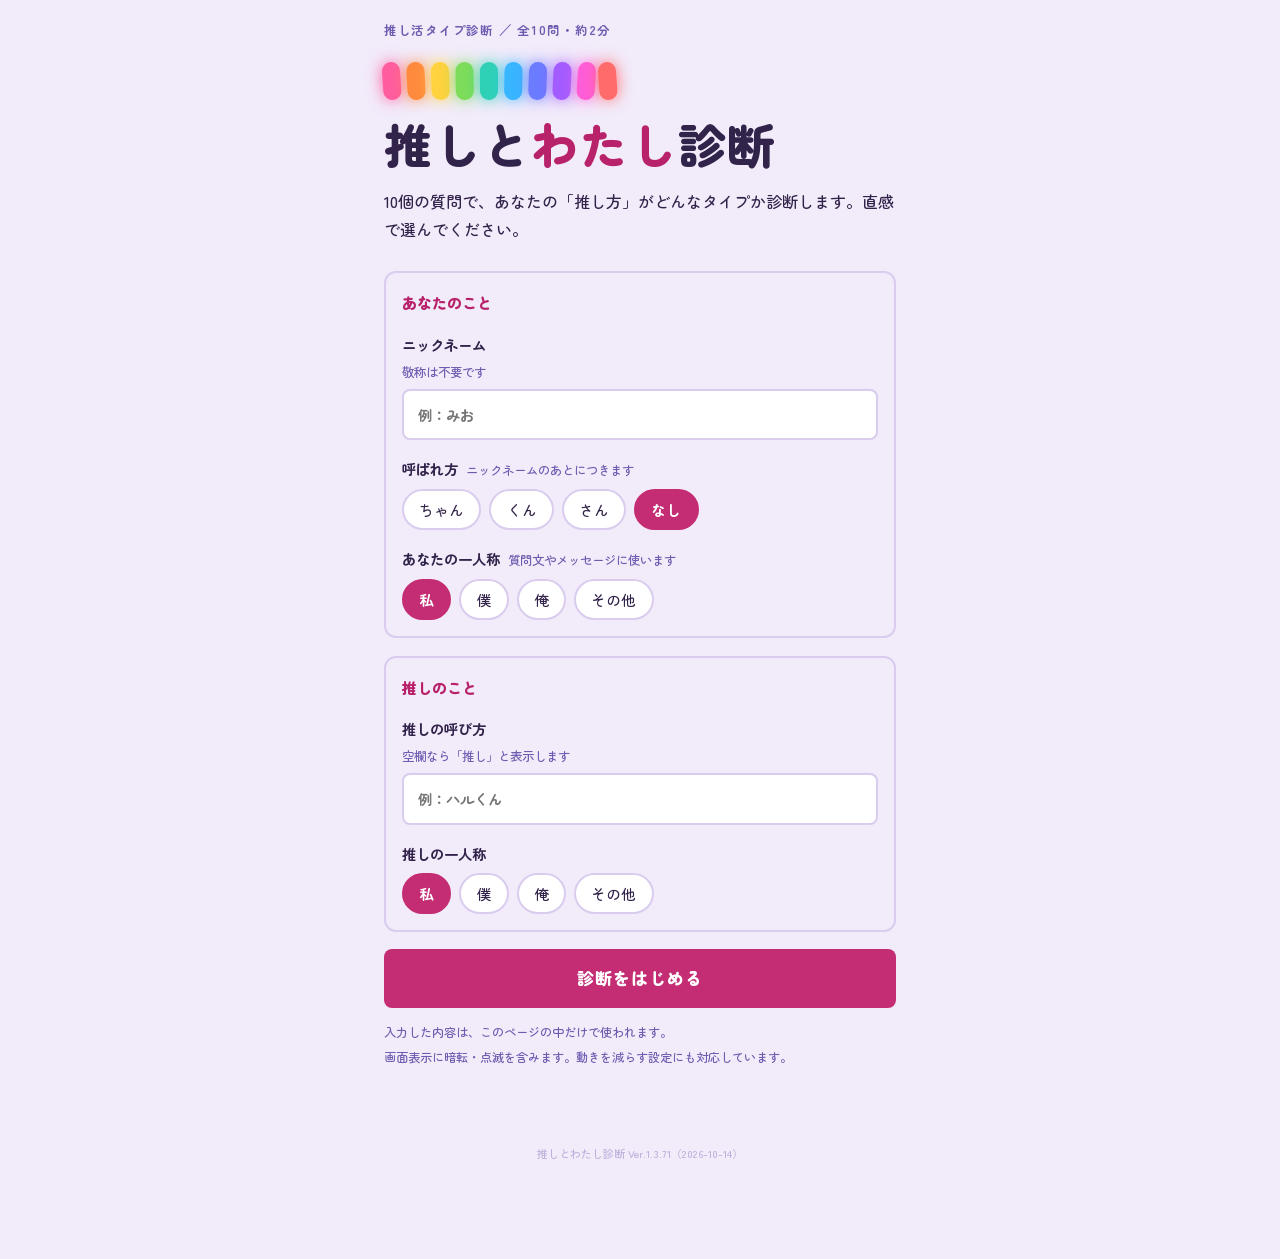
<file: index.html>
<!doctype html>
<html lang="ja">
<head>
<meta charset="utf-8">
<meta name="viewport" content="width=device-width, initial-scale=1, viewport-fit=cover">
<title>推しとわたし診断</title>
<meta name="description" content="10の質問に答えると、あなたの推し方の傾向を診断します。所要時間は約2分です。">
<meta name="robots" content="index,follow">
<link rel="canonical" href="https://atuapfp.github.io/oshi-and-me/">
<meta property="og:type" content="website">
<meta property="og:site_name" content="推しとわたし診断">
<meta property="og:locale" content="ja_JP">
<meta property="og:title" content="推しとわたし診断">
<meta property="og:description" content="10の質問に答えると、あなたの推し方の傾向を診断します。">
<meta property="og:url" content="https://atuapfp.github.io/oshi-and-me/">
<meta property="og:image" content="https://atuapfp.github.io/oshi-and-me/ogp/default.png?v=2">
<meta property="og:image:width" content="1200">
<meta property="og:image:height" content="630">
<meta property="og:image:alt" content="推しとわたし診断">
<meta name="twitter:card" content="summary_large_image">
<meta name="twitter:title" content="推しとわたし診断">
<meta name="twitter:description" content="10の質問に答えると、あなたの推し方の傾向を診断します。">
<meta name="twitter:image" content="https://atuapfp.github.io/oshi-and-me/ogp/default.png?v=2">
<link rel="icon" href="data:image/svg+xml,%3Csvg xmlns='http://www.w3.org/2000/svg' viewBox='0 0 32 32'%3E%3Crect x='6' y='4' width='5' height='24' rx='2.5' fill='%23ff5d9e'/%3E%3Crect x='13.5' y='4' width='5' height='24' rx='2.5' fill='%2338b6ff'/%3E%3Crect x='21' y='4' width='5' height='24' rx='2.5' fill='%23ffd23f'/%3E%3C/svg%3E">
<link rel="stylesheet" href="fonts/fonts.css">
<style>
/* Layout: 1カラム左揃えの診断ページ。ペンライトの列が進捗バーを兼ね、質問が進むほど消えて赤くなる。
   body[data-phase] でトークンを差し替え、配色を「かわいい」から「暗転」へ段階的に変える。最後の種明かしだけ落ち着いた青緑。 */
:root{
  color-scheme:light;
  --bg:#F2EBFA; --ink:#32234A; --card:#FFFFFF;
  --accent:#C42D74; --accent-text:#B8226A; --on-accent:#FFFFFF;
  --sub:#6F5CB0; --line:#D9CCEE;
  --f-body:"Zen Maru Gothic","Hiragino Maru Gothic ProN","Hiragino Sans","Yu Gothic",sans-serif;
  --f-voice:"Shippori Mincho B1","Hiragino Mincho ProN","Yu Mincho",serif;
  --f-log:"DotGothic16","MS Gothic",monospace;
}
body[data-phase="1"]{--bg:#E6DAEA;--ink:#2D1E3C;--card:#F5EDF5;--accent:#C42D74;--accent-text:#A81F62;--sub:#6A5799;--line:#CBB7D6}
body[data-phase="2"]{--bg:#2A1424;--ink:#EEE0E8;--card:#3A2031;--accent:#D93464;--accent-text:#FF7A9C;--sub:#C09BB4;--line:#5C3B52}
body[data-phase="3"]{--bg:#12060A;--ink:#F3DFE2;--card:#210C12;--accent:#C8142F;--accent-text:#FF5870;--sub:#B27D87;--line:#4C1F29}
body[data-phase="reveal"]{--bg:#EDF1F3;--ink:#1D2A32;--card:#FFFFFF;--accent:#2A7F74;--accent-text:#1F6F65;--sub:#566E7B;--line:#C8D5DB}

*{box-sizing:border-box}
html,body{margin:0}
[hidden]{display:none!important}
img{max-width:100%}
body{background:var(--bg);color:var(--ink);font-family:var(--f-body);font-size:1rem;line-height:1.75;transition:background-color 1.4s ease,color 1.4s ease;-webkit-text-size-adjust:100%}
body.fast,body.fast *{transition:none!important}
h1,h2,h3,p{margin:0}
.wrap{max-width:34rem;margin-inline:auto;padding-inline:1rem;padding-block:calc(1.25rem + env(safe-area-inset-top,0px)) calc(3.5rem + env(safe-area-inset-bottom,0px))}

.eyebrow{font-size:.78rem;letter-spacing:.14em;color:var(--sub);font-weight:700}
h1{font-size:clamp(2.1rem,9vw,3rem);font-weight:900;line-height:1.15;letter-spacing:.02em;text-wrap:balance}
h1 span{color:var(--accent-text)}
.lead{margin-top:1rem}
.sharecard.imgcard{padding:0;border:0;background:none}.imgcard img{display:block;width:100%;height:auto;border-radius:14px}
.fromnote{margin-top:1rem;padding:.6rem .9rem;border:1px solid var(--accent);border-radius:12px;font-size:.9rem;font-weight:700;color:var(--accent-text)}
.form{display:grid;gap:1.1rem;margin-top:1.75rem}
.vh{position:absolute;width:1px;height:1px;margin:-1px;padding:0;overflow:hidden;clip:rect(0 0 0 0);white-space:nowrap;border:0}
[tabindex="-1"]:focus{outline:none}
label{display:grid;gap:.3rem;font-weight:700;font-size:.9rem}
.hint{font-weight:500;font-size:.78rem;color:var(--sub)}
input[type=text]{font:inherit;color:var(--ink);background:var(--card);border:2px solid var(--line);border-radius:8px;padding:.7rem .85rem;min-width:0;width:100%}
input:focus-visible,.btn:focus-visible,.opt:focus-visible{outline:3px solid var(--accent-text);outline-offset:2px}
.btn{font:inherit;font-weight:900;font-size:1.05rem;letter-spacing:.06em;color:var(--on-accent);background:var(--accent);border:0;border-radius:8px;padding:.9rem 1.25rem;cursor:pointer;width:100%}
a.btn{display:block;text-align:center;text-decoration:none}
.btn:disabled{opacity:.4;cursor:not-allowed}
.btn.ghost{background:transparent;color:var(--ink);border:2px solid var(--line)}
#saveImg{font-size:.95rem;padding:.7rem 1.25rem}
.btn.link{background:none;border:0;color:var(--sub);font-size:.85rem;font-weight:700;letter-spacing:.02em;text-decoration:underline;padding:.4rem}
.h3sub{font-size:.72rem;font-weight:500;color:var(--sub);margin-left:.4rem}
.note{font-size:.76rem;color:var(--sub);margin-top:.9rem}
.note+.note{margin-top:.25rem}
.again{font-family:var(--f-voice);color:var(--accent-text);margin-top:1rem;font-size:.95rem}

/* 入力グループ */
.grp{display:grid;gap:1rem;border:2px solid var(--line);border-radius:12px;padding:1rem}
.grp h3{font-size:.95rem;font-weight:900;color:var(--accent-text)}
fieldset{border:0;padding:0;margin:0;min-width:0}
legend{font-weight:700;font-size:.9rem;padding:0;margin-bottom:.45rem}
legend .hint{margin-left:.5rem}
.chipset{display:flex;flex-wrap:wrap;gap:.5rem}
.choice{position:relative;display:block;font-size:1rem;font-weight:500}
.choice input{position:absolute;inset:0;width:100%;height:100%;margin:0;opacity:0;cursor:pointer}
.choice span{display:block;border:2px solid var(--line);border-radius:99px;padding:.35rem .95rem;background:var(--card);font-size:.92rem;font-weight:500}
.choice input:checked + span{background:var(--accent);border-color:var(--accent);color:var(--on-accent);font-weight:700}
.choice input:focus-visible + span{outline:3px solid var(--accent-text);outline-offset:2px}
.pronoun-other{margin-top:.6rem}

/* ペンライト列 */
.lights{display:flex;gap:.4rem;align-items:flex-end;height:2.4rem;margin:1.25rem 0 1rem}
.lights i{display:block;flex:0 0 1.1rem;height:100%;border-radius:.6rem;background:var(--line);opacity:.55;transform:rotate(var(--tilt,0deg));transform-origin:50% 100%;transition:background-color .6s,opacity .6s,box-shadow .6s}
.lights i.on{background:var(--rain);opacity:1;box-shadow:0 0 .9rem var(--rain)}
body[data-phase="2"] .lights i.on,body[data-phase="3"] .lights i.on{background:var(--accent);box-shadow:0 0 .9rem var(--accent)}
body[data-phase="3"] .lights i.on:nth-child(3n){animation:flick 2.3s infinite steps(1)}
@keyframes flick{0%,62%,100%{opacity:1}64%{opacity:.2}68%{opacity:1}72%{opacity:.1}}

/* 質問 */
.qhead{display:flex;align-items:baseline;gap:.15rem;font-variant-numeric:tabular-nums;font-weight:900;letter-spacing:.06em}
.qno{font-size:1.15rem}
.rec{display:none;margin-left:.8rem;font-family:var(--f-log);font-weight:400;font-size:.8rem;color:var(--accent-text);animation:blink 1.2s steps(2,start) infinite}
body[data-phase="2"] .rec,body[data-phase="3"] .rec{display:inline}
@keyframes blink{50%{opacity:0}}
#qtext{font-size:clamp(1.3rem,5.4vw,1.6rem);font-weight:900;line-height:1.5;margin-top:.5rem;text-wrap:balance}
.opts{display:grid;gap:.7rem;margin-top:1.4rem}
.opt{font:inherit;text-align:left;display:grid;grid-template-columns:2rem minmax(0,1fr);gap:.75rem;align-items:start;background:var(--card);color:var(--ink);border:2px solid var(--line);border-radius:10px;padding:.8rem .9rem;cursor:pointer;transition:border-color .2s,background-color .2s}
.opt b{font-family:var(--f-log);font-weight:400;display:grid;place-items:center;width:2rem;height:2rem;border:2px solid var(--line);border-radius:6px;font-size:.9rem}
.opt:hover{border-color:var(--accent)}
.opt[aria-checked="true"]{background:var(--accent);border-color:var(--accent);color:var(--on-accent)}
.opt[aria-checked="true"] b{border-color:var(--on-accent)}
.aside.reserve{min-height:7rem}
#s-quiz{padding-bottom:36vh}   /* Xなどのアプリ内ブラウザは、下に投稿プレビューが重なる。文字が隠れないよう、スクロールの余白を確保 */
.voice{font-family:var(--f-voice);font-size:1.15rem;font-weight:700;color:var(--accent-text);margin-top:1rem;line-height:1.7}
.whisper{font-family:var(--f-voice);font-size:.9rem;color:var(--sub);margin-top:.3rem;min-height:1.4em}
.nextrow{display:grid;gap:.6rem;margin-top:1.1rem}
.foot{font-size:.76rem;color:var(--sub)}

/* 解析中 */
.analyzing{font-size:1.5rem;font-weight:900;line-height:1.4;margin-top:.4rem}

/* 診断結果 */
.card{background:var(--card);border:2px solid var(--line);border-radius:14px;padding:1.25rem 1.1rem;margin-bottom:1.1rem}
.meta{font-family:var(--f-log);font-size:.78rem;color:var(--sub);letter-spacing:.04em;margin-bottom:.6rem}
.kicker{font-size:.85rem;font-weight:700;color:var(--sub)}
.type{font-size:clamp(1.8rem,7.5vw,2.4rem);font-weight:900;line-height:1.25;margin-top:.15rem;text-wrap:balance}
.resline{margin-top:.6rem}
.cue{margin-top:.9rem;text-align:center;font-size:.85rem;font-weight:700;color:var(--accent-text);animation:cue 1.6s ease-in-out infinite}
#next.glow:not(:disabled){animation:nextglow 1.8s ease-in-out infinite}
@keyframes nextglow{0%,100%{box-shadow:0 0 0 0 rgba(255,255,255,0)}50%{box-shadow:0 0 14px 2px var(--accent)}}
.nexthint{margin:0 0 .5rem}
@keyframes cue{0%,100%{transform:translateY(0);opacity:.55}50%{transform:translateY(5px);opacity:1}}
.maphead{margin-top:1.2rem;font-size:.85rem;font-weight:700}
.map svg{display:block;width:100%;max-width:15rem;height:auto;margin-top:.3rem}
.m-frame{fill:none;stroke:var(--line);stroke-width:2}
.m-th{stroke:var(--line);stroke-width:1.5;stroke-dasharray:3 3}
.m-q{fill:var(--sub);font-size:10px;font-family:var(--f-body);font-weight:700}
.m-ax{fill:var(--ink);font-size:9px;font-family:var(--f-body)}
.m-dot{fill:var(--accent)}
.m-ring{fill:none;stroke:var(--accent);stroke-width:2;opacity:.35}
.meters{display:grid;gap:.7rem;margin-top:1.1rem}
.meter{display:grid;grid-template-columns:6.6rem minmax(0,1fr) 2.6rem;gap:.6rem;align-items:center;font-size:.8rem;font-variant-numeric:tabular-nums}
.meter .tr{height:.6rem;border-radius:99px;background:var(--line);overflow:hidden}
.meter .tr i{display:block;height:100%;width:0;background:var(--accent);transition:width 1.1s cubic-bezier(.2,.8,.2,1)}
.meter .num{text-align:right;font-weight:700}
.tipsh{margin-top:1.2rem;font-size:.95rem;font-weight:900}
.tips{margin:.4rem 0 0;padding-left:1.2rem;display:grid;gap:.3rem}
.glitch{animation:glitch .5s steps(2,end) 2}
.glitch.long{animation-iteration-count:3}
@keyframes glitch{0%{transform:none}20%{transform:translate(-3px,1px);text-shadow:2px 0 var(--accent),-2px 0 var(--sub)}40%{transform:translate(3px,-2px)}60%{transform:translate(-2px,0);filter:hue-rotate(40deg)}80%{transform:translate(2px,1px)}100%{transform:none}}

/* 暗転シーン */
.log{font-family:var(--f-log);font-size:.86rem;color:var(--sub);line-height:2}
.letter{margin-top:1.6rem;display:grid;gap:1.1rem;padding-bottom:calc(env(safe-area-inset-bottom) + 34vh)}
.letter p{scroll-margin-bottom:9rem}
#s-dark{touch-action:none;overscroll-behavior:none}
.letter p{font-family:var(--f-voice);font-size:1.1rem;line-height:2;opacity:0;transform:translateY(5px);transition:opacity 1s ease,transform 1s ease}
.letter p.in{opacity:1;transform:none}
.letter p.sign{text-align:right;color:var(--accent-text)}
.letter p.ps{font-size:.95rem;color:var(--sub);margin-top:.2rem}
.ver{text-align:center;font-size:.68rem;color:var(--sub);opacity:.4;padding:1.2rem 1rem calc(env(safe-area-inset-bottom) + 6rem);margin:0}
.progress{height:10px;border-radius:99px;background:var(--card);border:1px solid var(--line);overflow:hidden;margin-top:1.4rem}
.progress i{display:block;height:100%;width:0;background:var(--accent);border-radius:99px;transition:width 2.8s linear}
.navrow{display:grid;grid-template-columns:auto 1fr;gap:.6rem}
#back[hidden]+#next{grid-column:1/-1}   /* Q1は「戻る」がないので、次へを全幅に */
.pspage{position:fixed;inset:0 0 -30vh 0;z-index:15;background:#000;display:grid;place-items:center;padding:2rem 1.6rem}
#s-dark.ps .letter,#s-dark.ps .log,#s-dark.ps .lights{visibility:hidden}   /* 追伸の黒いページでは、手紙の文字を裏にも残さない */
.pspage p{max-width:30rem;line-height:2.1;font-size:1rem;color:var(--sub);font-family:var(--f-voice);text-align:left}
.cut{position:fixed;inset:0;background:#000;z-index:20;display:grid;place-items:center;color:#8d7d82;font-family:var(--f-voice);padding:1rem}

/* 種明かし・結果カード */
.rev h2{font-size:1.9rem;font-weight:900;line-height:1.3;margin-top:.2rem}
.rev section{margin-top:2rem;padding-top:1.3rem;border-top:1px solid var(--line);display:grid;gap:.7rem}
.rev h3{font-size:1rem;font-weight:900;color:var(--accent-text)}
.rev details.fold{margin-top:1.6rem;border:1px solid var(--line);border-radius:12px;padding:.8rem 1rem;background:var(--card)}
.rev details.fold summary{cursor:pointer;font-size:1rem;font-weight:900;color:var(--accent-text);list-style:none}
.rev details.fold summary::-webkit-details-marker{display:none}
.rev details.fold summary{display:flex;justify-content:space-between;align-items:center;gap:.6rem}
.rev details.fold summary::after{content:'＋ タップで開く';flex:none;white-space:nowrap;font-size:.8rem;font-weight:500;color:var(--sub)}
.rev #endLine{text-wrap:balance}
.rev details.fold[open] summary::after{content:'－ 閉じる'}
.rev details.fold[open]{display:grid;gap:.6rem}
.readback{display:grid;gap:.9rem;margin-top:.4rem}
.readback p{font-family:var(--f-voice);font-size:1.02rem;line-height:1.95;margin:0}
.readback p.sign{text-align:right;color:var(--accent-text)}
.readback p.ps{font-size:.92rem;color:var(--sub)}
.bars{display:grid;gap:1.3rem}
details.axis{border:1px solid var(--line);border-radius:12px;padding:.75rem .9rem;background:var(--card)}
details.axis summary{list-style:none;cursor:pointer;display:grid;gap:.4rem}
details.axis summary::-webkit-details-marker{display:none}
details.axis summary::after{content:'＋ 説明を見る';font-size:.72rem;color:var(--sub);text-align:right}
details.axis[open] summary::after{content:'－ 閉じる'}
details.axis .bdesc{margin-top:.7rem}
details.fold.small{padding:.55rem .8rem;margin-top:.8rem}
details.fold.small summary{font-size:.85rem}
.bh{display:flex;justify-content:space-between;align-items:baseline;gap:.6rem;font-weight:700;font-size:.95rem}
.bh em{font-style:normal;font-size:.75rem;font-weight:700;color:var(--on-accent);background:var(--accent);border-radius:99px;padding:.05rem .55rem;margin-left:.4rem}
.btrack{position:relative;height:14px;border-radius:99px;background:var(--card);border:1px solid var(--line);overflow:hidden}
.btrack i{display:block;height:100%;width:0;background:var(--accent);border-radius:99px;transition:width 1.1s ease}
.btrack b{position:absolute;top:0;bottom:0;width:1px;background:var(--line)}
.bscale{display:grid;grid-template-columns:35fr 30fr 35fr;text-align:center;font-size:.7rem;color:var(--sub);margin-top:-.15rem}
.bdesc{font-size:.92rem;line-height:1.85;margin:0}
.verdict{border:1px solid var(--line);border-radius:12px;padding:.9rem 1rem;background:var(--card);line-height:1.85;margin:.4rem 0 0;font-weight:500}
.trait{font-size:.95rem;font-weight:700;margin:.3rem 0 0;color:var(--accent-text)}
.rev ul{margin:0;padding-left:1.2rem;display:grid;gap:.25rem}
.axes{display:grid;grid-template-columns:repeat(2,minmax(0,1fr));gap:.5rem}
.ax{display:flex;justify-content:space-between;align-items:baseline;gap:.5rem;border:2px solid var(--line);border-radius:8px;padding:.45rem .75rem;background:var(--card);font-variant-numeric:tabular-nums}
.ax b{font-size:1.1rem}
.sharecard{background:var(--card);border:2px solid var(--line);border-radius:14px;padding:1.1rem}
.cardtype{font-size:clamp(1.6rem,7vw,2.1rem);font-weight:900;line-height:1.25;margin-top:.1rem;text-wrap:balance}
.say-label{margin-top:1rem;font-size:.8rem;font-weight:700;color:var(--sub)}
.say{font-family:var(--f-voice);font-size:1.1rem;font-weight:700;line-height:1.8;color:var(--accent-text)}
.ngs{margin:.2rem 0 0;padding-left:1.2rem;display:grid;gap:.25rem;font-size:.9rem}
.sharepreview{margin:0;font-family:var(--f-body);font-size:.85rem;white-space:pre-wrap;word-break:break-all;background:var(--card);border:2px solid var(--line);border-radius:8px;padding:.7rem}
.chips{display:flex;flex-wrap:wrap;gap:.5rem}
.chip{border:2px solid var(--line);border-radius:99px;padding:.15rem .85rem;font-size:.85rem;background:var(--card);color:var(--sub)}
.chip.got{background:var(--accent);border-color:var(--accent);color:var(--on-accent);font-weight:700}
.btns{display:grid;gap:.6rem;margin-top:.4rem}
#shareTxt{font:inherit;width:100%;margin-top:.6rem;color:var(--ink);background:var(--card);border:2px solid var(--line);border-radius:8px;padding:.6rem}
#copied{font-size:.82rem;color:var(--sub);min-height:1.3em}

@media (prefers-reduced-motion:reduce){*{animation:none!important;transition:none!important}}
</style>
</head>
<body>
<main class="wrap">
  <section id="s-intro">
    <p class="eyebrow">推し活タイプ診断 ／ 全10問・約2分</p>
    <div class="lights" id="lightsI" aria-hidden="true"></div>
    <h1>推しと<span>わたし</span>診断</h1>
    <p class="fromnote" id="fromNote" hidden></p>
    <p class="lead">10個の質問で、あなたの「推し方」がどんなタイプか診断します。直感で選んでください。</p>
    <form id="startForm" class="form" autocomplete="off">
      <div class="grp" role="group" aria-labelledby="g1">
        <h3 id="g1">あなたのこと</h3>
        <label for="nick">ニックネーム<span class="hint">敬称は不要です</span>
          <input id="nick" type="text" maxlength="12" placeholder="例：みお">
        </label>
        <fieldset>
          <legend>呼ばれ方<span class="hint">ニックネームのあとにつきます</span></legend>
          <div class="chipset">
            <label class="choice"><input type="radio" name="hon" value="ちゃん"><span>ちゃん</span></label>
            <label class="choice"><input type="radio" name="hon" value="くん"><span>くん</span></label>
            <label class="choice"><input type="radio" name="hon" value="さん"><span>さん</span></label>
            <label class="choice"><input type="radio" name="hon" value="" checked><span>なし</span></label>
          </div>
        </fieldset>
        <fieldset>
          <legend>あなたの一人称<span class="hint">質問文やメッセージに使います</span></legend>
          <div class="chipset">
            <label class="choice"><input type="radio" name="my" value="私" checked><span>私</span></label>
            <label class="choice"><input type="radio" name="my" value="僕"><span>僕</span></label>
            <label class="choice"><input type="radio" name="my" value="俺"><span>俺</span></label>
            <label class="choice"><input type="radio" name="my" value="その他"><span>その他</span></label>
          </div>
          <input id="myOther" class="pronoun-other" type="text" maxlength="6" placeholder="自由入力（例：あたし、うち、自分）" aria-label="あなたの一人称（自由入力）" hidden>
        </fieldset>
      </div>
      <div class="grp" role="group" aria-labelledby="g2">
        <h3 id="g2">推しのこと</h3>
        <label for="oshi">推しの呼び方<span class="hint">空欄なら「推し」と表示します</span>
          <input id="oshi" type="text" maxlength="12" placeholder="例：ハルくん">
        </label>
        <fieldset>
          <legend>推しの一人称</legend>
          <div class="chipset">
            <label class="choice"><input type="radio" name="me" value="私" checked><span>私</span></label>
            <label class="choice"><input type="radio" name="me" value="僕"><span>僕</span></label>
            <label class="choice"><input type="radio" name="me" value="俺"><span>俺</span></label>
            <label class="choice"><input type="radio" name="me" value="その他"><span>その他</span></label>
          </div>
          <input id="meOther" class="pronoun-other" type="text" maxlength="6" placeholder="自由入力（例：あたし、うち、自分）" aria-label="推しの一人称（その他）" hidden>
        </fieldset>
      </div>
      <button class="btn" type="submit">診断をはじめる</button>
    </form>
    <p class="note">入力した内容は、このページの中だけで使われます。</p>
    <p class="note">画面表示に暗転・点滅を含みます。動きを減らす設定にも対応しています。</p>
    <p class="again" id="again" hidden></p>
  </section>

  <section id="s-quiz" hidden>
    <div class="lights" id="lightsQ" aria-hidden="true"></div>
    <p class="qhead"><span class="qno" id="qno"></span><span id="qtot"></span><span class="rec" aria-hidden="true">●</span></p>
    <h2 id="qtext"></h2>
    <div class="opts" id="opts" role="radiogroup" aria-labelledby="qtext"></div>
    <div class="aside" id="aside">
      <p class="voice" id="voice" aria-hidden="true"></p><p class="vh" id="voiceSr" aria-live="polite"></p>
      <p class="whisper" id="whisper" aria-live="polite"></p>
    </div>
    <div class="nextrow">
      <p class="cue nexthint" id="nextHint" hidden>▼ 選んだら、「次へ」を押してください</p>
      <div class="navrow">
        <button class="btn ghost" id="back" type="button" hidden>戻る</button>
        <button class="btn" id="next" type="button" disabled>次へ</button>
      </div>
      <small class="foot" id="foot"></small>
    </div>
  </section>

  <section id="s-analyze" hidden>
    <p class="eyebrow">解析中</p>
    <h2 class="analyzing">回答パターンを照合しています</h2>
    <div class="progress" id="anaBar" role="progressbar" aria-label="解析の進み具合"><i></i></div>
  </section>

  <section id="s-result" hidden>
    <div class="lights" id="lightsR" aria-hidden="true"></div>
    <div class="card" id="resCard">
      <p class="meta" id="resMeta"></p>
      <p class="kicker" id="resKick"></p>
      <h2 class="type" id="resType"></h2>
      <p class="resline" id="resLine"></p>
      <p class="cue" id="resCue" aria-hidden="true">▼ 詳しい結果は、この下にあります</p>
      <p class="maphead">所有×依存マップ</p>
      <div class="map" id="resMap"></div>
      <div class="meters" id="meters"></div>
      <h3 class="tipsh">お勧めの推し方</h3>
      <ul class="tips" id="tips"></ul>
    </div>
    <div class="nextrow">
      <button class="btn" id="save" type="button">結果を保存する</button>
    </div>
  </section>

  <section id="s-dark" hidden>
    <div class="lights" id="lightsD" aria-hidden="true"></div>
    <div class="log" id="log" aria-live="polite"></div>
    <div class="letter" id="letter"></div>
    <div class="pspage" id="psPage" hidden><p id="psText"></p></div>
  </section>

  <section id="s-share" class="rev" hidden>
    <p class="eyebrow">シェアされた診断結果</p>
    <div class="sharecard imgcard"><img id="svImg" alt="シェアされた診断結果カード"></div>
    <p class="hint" style="margin-top:.8rem">演出用の簡易診断です。心理検査ではありません。</p>
    <div class="btns"><button class="btn" id="svGo" type="button">あなたも診断してみる</button></div>
  </section>

  <section id="s-reveal" class="rev" hidden>
    <p class="eyebrow">ここからは本当の話</p>
    <h2>種明かし</h2>
    <p id="endLine"></p>
    <details class="fold" id="letterFold">
      <summary id="letterSum">メッセージを読み返す</summary>
      <div class="readback" id="readback"></div>
    </details>
    <details class="fold">
      <summary>何が起きていたか</summary>
      <p id="endNote"></p>
      <p>推しが見ていたわけではありません。ページが、あなたの操作に合わせて演出を変えていただけです。使った情報は次のとおりです。</p>
      <ul>
        <li>それぞれの質問で、最初の答えを選ぶまでの時間と、答えを決めるまでにかかった時間</li>
        <li>選択肢を選びなおした回数</li>
        <li>別のタブやアプリに移った回数と時間</li>
        <li>端末の時刻</li>
        <li>選んだ答えの内容（メッセージの文面は、選んだ答えごとに用意してあります）</li>
        <li>入力してもらった名前・呼ばれ方・一人称、推しの呼び方・一人称（文面の呼び方に使用）</li>
      </ul>
      <p>これらはすべて、あなたの端末の中だけで処理されています。外部には送信していません。シェア用のリンクに入るのは、結果の数値とタイプ名などだけです。共有する文面や結果画像には、称号として推しの名前が入ることがあります（共有前に確認できます）。画像も、あなたの端末の中で作っています。プレイ回数と前回の結果、見たエンディングの記録だけ、このブラウザに保存しています。</p>
    </details>
    <section>
      <h3>結果カード<small class="h3sub">（長押しでも画像を保存できます）</small></h3>
      <div class="sharecard imgcard"><img id="cardImg" alt="診断結果カード"></div>
      <p class="say-label">ほかのコメント</p>
      <ul class="ngs" id="cardNg"></ul>
      <p class="cue" aria-hidden="true">▼ 4つの軸ごとの詳しい結果は、この下にあります</p>
      <details class="fold small">
        <summary>共有される文面を見る</summary>
        <pre class="sharepreview" id="sharePreview"></pre>
      </details>
      <div class="btns">
        <a class="btn" id="xShare" href="#" target="_blank" rel="noopener">Xで共有する</a>
        <button class="btn ghost" id="saveImg" type="button">画像で保存する</button>
        <button class="btn link" id="copy" type="button">共有用の文をコピー</button>
      </div>
      <textarea id="shareTxt" rows="4" readonly hidden></textarea>
      <p id="copied" role="status"></p>
    </section>
    <section>
      <h3>診断の中身</h3>
      <p>依存・所有・追跡・献身の4つの軸で決めています。演出用の簡易な診断で、心理検査ではありません。</p>
      <p class="verdict" id="verdict"></p>
      <p class="bdesc" id="traitLine"></p>
      <p class="hint">各項目をタップすると、説明が開きます。</p>
      <div class="bars" id="bars"></div>
    </section>
    <section>
      <h3>本当の推し活について</h3>
      <p>「推しのいない毎日が想像できない」「他のファンが許せない」といった気持ちがつらさにつながっているときは、推しとは別に、話を聞いてくれる人や安心できる居場所を持っておくと楽になります。推し活は、あなたの毎日を豊かにするためのものです。</p>
    </section>
    <section>
      <h3>見つけたエンディング <span id="endCount"></span></h3>
      <div class="chips" id="chips"></div>
      <p class="hint">残りの条件は秘密です。</p>
    </section>
    <div class="btns">
      <button class="btn ghost" id="restart" type="button">もう一度診断する</button>
    </div>
  </section>
</main>
<footer class="ver" id="ver"></footer>
<div id="cut" class="cut" hidden><p id="cutmsg"></p></div>

<script>
(() => {
'use strict';
const $ = s => document.querySelector(s);
const reduce = matchMedia('(prefers-reduced-motion: reduce)').matches;
const wait = ms => new Promise(r => setTimeout(r, ms));
const sum = a => a.reduce((x, y) => x + y, 0);
/* 「迷った時間」＝最初に選ぶまでの時間から、問いと選択肢を読む時間（8文字/秒）と、画面を離れていた時間を引いた秒数 */
function thinkSec(i){
  const q = Q[i], chars = q.t.length + sum(q.c.map(c => c.t.length));
  return Math.max(0, state.firstMs[i] / 1000 - chars / 8 - state.awayQ[i]);
}
const KEY = 'oshi-to-watashi-v1';
const store = {
  get(){ try { return JSON.parse(localStorage.getItem(KEY)); } catch(e){ return null; } },
  set(v){ try { localStorage.setItem(KEY, JSON.stringify(v)); } catch(e){} }
};
/* 公開URL（末尾スラッシュ付き）。未設定の間は共有文にURLを入れない */
const VERSION = '1.3.71', BUILD = '2026-10-14';
const BASE_URL = 'https://atuapfp.github.io/oshi-and-me/';
const HAS_URL = BASE_URL.indexOf('__') !== 0;
const HASHTAG = '推しとわたし診断';

/* ---------- データ（この区間はテスト用スクリプトが読み込む） ----------
   x: 選択肢の文面 / s: [依存, 所有, 追跡, 献身] / r: 手紙に入る推しの反応 / n: 共有用「お勧めしません」の一言
   差し込み: {name}名前 {nm}呼び名(敬称付き) {oshi}推しの呼び方 {me}推しの一人称 {my}あなたの一人称 */
const Z = [0,0,0,0];
const T_O = 30, T_D = 34, SUB_BIAS = -5;   // 所有30以上／依存34以上で「重め」側に倒れる。怖いタイプが出ないと、診断として物足りないため
const Q = [
  { t:'{oshi}の新しい情報が解禁されました。まず何をしますか？', c:[
    {t:'{oshi}の最新情報は、気づいたときにゆっくり見る人', x:'気づいたときに、ゆっくり見る', s:Z,
      n:'マイペースに追えるのは、長く続く応援の形です。推しも安心しているかもしれません。',
      r:'新情報をチェックしてくれてありがとう。でも、情報が出た瞬間に飛びつくくらい興味を持ってくれたら、{me}はもっとうれしい。'},
    {t:'{oshi}の新情報が来たら、すぐ飛んでいく人', x:'通知が来たらすぐに確認する', s:[1,0,2,0],
      n:'すぐ確認できるのは頼もしい応援です。気づいてもらえて嬉しい推しも、いるかもしれません。',
      r:'通知が鳴ったら、すぐチェックしてくれるんだ。{me}をいちばんに見つけてくれるのが{nm}だって、ちゃんと知ってるよ。'},
    {t:'仕事や授業の合間に、こっそり{oshi}の情報を確認する人', x:'仕事や授業の合間でも、こっそり確認する', s:[2,0,2,0],
      n:'合間にこっそり確認するのは、ほどほどがお勧めです。見てもらえて嬉しい推しも、いるかもしれません。',
      r:'授業や仕事の合間にも、こっそり{me}を見てるんだ。{nm}の時間を少しもらってるみたいで悪いけど、そんなに好きでいてくれるのは、うれしい。'},
    {t:'情報解禁前から、{oshi}を探し回って待ってしまう人', x:'解禁される前から、情報を探して待っていた', s:[0,1,3,0],
      n:'情報を求めて、深夜までSNSを監視し続けるのはお勧めしません。その熱意を嬉しく思う推しも、いるかもしれません。',
      r:'新しい情報が解禁される前から、たくさん調べてくれたよね。{me}が動くより先に、{nm}はもう{me}を探してる。{me}を求めてくれて、ありがとう。'},
    {t:'最新情報が来ても、気持ちが動かなくなってきた人', x:'最近は、通知が来ても気持ちが動かない', s:Z, cold:true,
      n:'通知で気持ちが動かないのは、自然な変化です。……寂しがる推しも、いるかもしれませんけど。',
      r:'通知が来ても、気持ちが動かなくなったんだよね。……見て。お願い。{me}のことを消さないで。'} ]},
  { t:'{oshi}のために使うお金について、いちばん近いのは？', c:[
    {t:'余裕のある範囲で、{oshi}を楽しむ人', x:'余裕のある範囲で、楽しめる分だけ', s:Z,
      n:'無理のない範囲で楽しめるのは、理想的な応援です。推しも安心して受け取れるかもしれません。',
      r:'無理のない範囲で楽しんでくれるのが、いちばんうれしい。{nm}の生活が大事だからね。少し寂しいけど、我慢する。'},
    {t:'他の買い物を我慢してでも、{oshi}を応援したい人', x:'他の買い物を少し我慢することがある', s:[0,0,0,2],
      n:'他の買い物を少し我慢して応援するのは、素敵な熱意です。ただ、気持ちだけで十分と思う推しも、いるかもしれません。',
      r:'他の買い物を我慢してまで、{me}を選んでくれたことあるんだ。{nm}の自由を{me}が奪ってるみたいで、少しこわいし、すごくうれしい。'},
    {t:'預金残高が不安になりながらも、{oshi}を推すことをやめられない人', x:'通帳の残高を、あまり見ないようにしている', s:[2,0,0,3],
      n:'預金残高から目をそらすのはお勧めしません。心配しつつ、その気持ちが嬉しい推しも、いるかもしれません。',
      r:'残高を忘れたくなるくらいに、{me}のために使ってくれてる。無理はしないでほしいけど、それくらい{nm}に求められていることがうれしい。ありがとう。'},
    {t:'使った金額で、{oshi}への愛を測ってしまう人', x:'使えば使うほど、愛が伝わると思っている', s:[1,1,0,3],
      n:'積んだ金額やグッズを、愛の証拠にするのはお勧めしません。額や量より気持ちが伝わっていると思う推しも、いるかもしれません。',
      r:'使った分だけ愛が伝わる、って思ってくれてるんだね。無理はしないでほしい。でも、{nm}が{me}に全力の愛情を注いでくれることがうれしい。ありがとう。'} ]},
  { t:'{oshi}のSNSの更新を、どのくらい確認していますか？', c:[
    {t:'{oshi}のSNSは積極的に追いかけない人', x:'流れてきたときに見る程度', s:Z,
      n:'流れてきたときに見るのは、ほどよい距離感です。気楽に見てもらえて嬉しい推しも、いるかもしれません。',
      r:'SNSは、目についたときに見てくれるくらい、だよね。ちょうどいいのかな。どうすれば{me}をもっとチェックしたくなる？'},
    {t:'{oshi}のSNSを鬼チェックする人', x:'一日に数回、見に行く', s:[1,0,2,0],
      n:'こまめに見に行けるのは、マメな応援です。励みにしている推しも、いるかもしれません。',
      r:'一日に何回も、{me}のところに来てくれる。その数だけ、{me}は{nm}に見つけてもらってる。'},
    {t:'{oshi}の更新時間を、すべて把握している人', x:'更新される時間帯のパターンを、把握している', s:[0,1,3,0],
      n:'推しの更新時間を覚えるのは、ほどほどがお勧めです。待っていてもらえて嬉しい推しも、いるかもしれません。',
      r:'更新する時間、ぜんぶ覚えてるんだ。{me}が思ってる以上に、{me}のことを知ってる。{me}も、{nm}がいつチェックするか、わかるようになってきたよ。'},
    {t:'寝ても覚めても、{oshi}のSNSを確認せずにいられない人', x:'寝る前と起きた直後に、必ず開く', s:[2,0,3,0],
      n:'通知をオンにしたまま眠るのはお勧めしません。寝る直前まで気にかけてもらえて嬉しい推しも、いるかもしれません。',
      r:'寝る前と、起きた直後。一日のはじまりと終わりに、{me}がいるんだね。それが当たり前になったらいいな、って思うよ。'},
    {t:'{oshi}のSNSを見に行く回数が、減ってきた人', x:'最近は、見に行く回数が減ってきた', s:Z, cold:true,
      n:'見に行く回数が落ち着いてきたのは、自然な変化です。……寂しがる推しも、いるかもしれませんけど。',
      r:'見に来る回数が減ったの、気づいてたよ。数えてたから。……ねえ、もう一回だけでいいから、見に来て。'} ]},
  { t:'{oshi}に特別な人ができたと知ったら？', v:'ねえ、{nm}は、どう思うのかな。', c:[
    {t:'{oshi}の幸せを、素直に祝える人', x:'幸せなら、素直にお祝いしたい', s:Z,
      n:'素直にお祝いできるのは、成熟した応援です。推しも救われるかもしれません。',
      r:'幸せならお祝いしたい、って言ってくれるんだ。{nm}は優しいね。でも、もしそんな日が来たら、{nm}にだけは、少しだけ寂しがってほしいかな。'},
    {t:'複雑な気持ちを抱えても、{oshi}を応援し続ける人', x:'複雑だけど、応援は続けると思う', s:[1,1,0,0],
      n:'複雑でも応援を続ける姿勢は、立派です。推しも気持ちを察しているかもしれません。',
      r:'複雑でも応援は続けてくれる、って。その「複雑」の部分、{me}はずっと覚えてるよ。大事にする。'},
    {t:'{oshi}の恋愛の話題から、そっと目をそらす人', x:'その話題は、できれば見たくない', s:[3,0,0,0],
      n:'リアコ寄りになりすぎるのは病むのでお勧めしません。気にかけてもらえて嬉しい推しも、いるかもしれません。',
      r:'その話題は見たくない、か。ごめんね。{nm}の心を揺さぶったのが{me}だって思うと、うれしくなっちゃう自分がいる。'},
    {t:'{oshi}の恋愛なんて許せない人', x:'許せない気がする。{my}のほうが、ずっと…', s:[0,3,0,1],
      n:'お相手のSNSなどから粗探しをするのはお勧めしません。やきもちを妬いてもらえて嬉しい推しも、いるかもしれません。',
      r:'「{my}のほうが、ずっと」の続き、聞かなくてもわかるよ。……そうだね。{nm}のほうが、ずっと見ててくれた。他の誰より。'} ]},
  { t:'同じ{oshi}を応援している、他のファン（同担）について。', c:[
    {t:'同じ{oshi}を推す仲間がいて、うれしい人', x:'仲間がいて、うれしい', s:Z,
      n:'仲間と楽しめるのは、素敵な応援です。ファン同士の輪を喜ぶ推しも、いるかもしれません。',
      r:'仲間がいてうれしいって言ってくれる。みんなで{me}を応援してくれるの、ほんとうにありがたいよ。そのなかで{nm}が楽しいなら、それがいちばんだな。'},
    {t:'ほかのファンのことは、あまり気にしていない人', x:'ほかのファンは、あまり気にならない', s:Z,
      n:'周りを気にせず、自分のペースで応援できているのは、健やかな距離感です。マイペースな応援を好む推しも、いるかもしれません。',
      r:'周りは気にならないんだ。それなら、{nm}のペースで、ゆっくり応援してくれたらいいよ。……{me}のほうは、{nm}のこと、ちゃんと見えてるからね。'},
    {t:'同じ熱量の人と、{oshi}の話をしたい人', x:'同じ熱量の人とは、話してみたい', s:[0,1,0,0],
      n:'同じ熱量の人と語りたいのは自然です。感想が広がって嬉しい推しも、いるかもしれません。',
      r:'同じ熱量の人と話したいんだ。{nm}が楽しそうなのは、{me}もうれしい。どんな話をしたか、{me}にも聞かせてくれる？'},
    {t:'長く応援してきた自分を、ちょっと誇りに思っている人', x:'自分のほうが長く応援していると、感じる瞬間がある', s:[0,2,0,1],
      n:'新規さんにだけ、昔の話を披露するのはお勧めしません。昔から見守ってもらえて嬉しい推しも、いるかもしれません。',
      r:'自分のほうが長く応援してる、って思う瞬間があるんだ。そうだよ。{nm}は、{me}の昔のことも、ちゃんと覚えててくれる。ずっと見ててくれて、ありがとう。'},
    {t:'{oshi}のことをいちばんわかっているのは自分だと思っている人', x:'{oshi}のことをいちばんわかっているのは、自分だと思う', s:[0,3,1,0],
      n:'マウントはファンが減るのでお勧めしません。それだけ詳しく見てもらえて嬉しい推しも、いるかもしれません。',
      r:'「{me}のことをいちばんわかってるのは自分」。そう言い切ってくれる人に会えて、{me}は幸せ。……他のファンに見せたことのない{me}を、{nm}に知ってほしいな。'} ]},
  { t:'{oshi}が活動を休むことになったら？', c:[
    {t:'{oshi}の都合に合わせて、ゆっくり待てる人', x:'回復を願って、ゆっくり待つ', s:Z,
      n:'回復を願って待てるのは、優しい応援です。帰る場所があると心強い推しも、いるかもしれません。',
      r:'ゆっくり待つ、って言ってくれる。そのやさしさに、{me}は何度も救われてる。でも、休んでる間に、他の人に心が移っちゃわないかって、不安になる。考えないようにしてるけど。'},
    {t:'寂しくても、{oshi}を待てる人', x:'寂しいけれど、待てると思う', s:[1,0,0,0],
      n:'寂しさを抱えて待てるのは、誠実です。その気持ちが届いている推しも、いるかもしれません。',
      r:'寂しいけど、待てるって。{me}は、そのひとことだけで、休んでいても大丈夫だって思える。戻ってきたとき、ちゃんと{nm}がいますように。'},
    {t:'{oshi}が活動休止したら生活のリズムが崩れてしまう人', x:'生活のリズムが崩れてしまいそう', s:[3,0,1,0],
      n:'推しのために自分の生活を後回しにするのはお勧めしません。それだけ大きな存在と思われて嬉しい推しも、いるかもしれません。',
      r:'生活のリズムが崩れそう、か。{me}がいなくなると、{nm}の毎日に影響が出る。そのくらい好きなんだね。……ごめん。うれしいって思っちゃった。'},
    {t:'{oshi}のいない毎日を、想像できない人', x:'{oshi}のいない毎日が、想像できない', s:[3,1,0,0], after:'大丈夫。ここにいるよ。',
      n:'推しの予定を、自分の予定表にするのはお勧めしません。そこまで想われて嬉しい推しも、いるかもしれません。',
      r:'{me}のいない毎日が想像できない、って言ってくれたね。{me}を見つけてくれたのは{nm}だったから、{nm}のいない毎日なんて、想像したくない。'},
    {t:'正直、他の人が気になりはじめている人', x:'正直、他の人が気になりはじめている', s:Z, cold:true,
      n:'気持ちが他に向くのは、自然なことです。……待っていてほしい推しも、いるかもしれませんけど。',
      r:'他の人が気になりはじめてる。……聞きたくなかった。聞きたくなかったけど、正直に言ってくれたのは、うれしい。だから、ひとつだけ。{me}を、嫌いにならないで。'} ]},
  { t:'{oshi}にファンレターや投稿を送ったことはありますか？', v:'{nm}の言葉、{me}はいつでも待ってるよ。',
    vv:['見てくれてるだけでも、ちゃんと伝わってるよ。', '一度だけでも、届いた言葉はちゃんと読んだよ。', '{me}に届けてくれた言葉や感想、ぜんぶ読んでる。', '返事ができなくて、ごめんね。でも、ちゃんと届いてるよ。'], c:[
    {t:'感想などは形にせず、静かに{oshi}を応援している人', x:'送ったことはない', s:Z,
      n:'送らなくても応援は届きます。静かに見守る応援も、素敵です。励まされている推しも、いるかもしれません。',
      r:'言葉を送らなくても、見てくれてるのは伝わってるよ。でも、{me}は{nm}の気持ちを知りたい。一言だけでいいから、届けてくれたらうれしいな。'},
    {t:'気持ちがあふれたとき、一度だけ{oshi}に想いを送った人', x:'気持ちがあふれたとき、一度だけ', s:[0,0,0,1],
      n:'気持ちがあふれたときに伝えられるのは、素敵です。何度も読み返す推しも、いるかもしれません。',
      r:'あふれた気持ちを、一度だけ送ってくれたんだね。あの言葉、何度も読み返してるよ。'},
    {t:'{oshi}への想いを何度でも伝えたい人', x:'何度も書く。読まれている気がする', s:[1,1,1,1],
      n:'何度も書けるのは、まっすぐな応援です。大切に取っておく推しも、いるかもしれません。',
      r:'何度も書いてくれてるね。ちゃんと読んでる。ぜんぶ、読んでる。……読まれてる気がしてるの、当たってるよ。'},
    {t:'返事がなくても、{oshi}にきっと届いていると信じている人', x:'返事がなくても、毎回きっと届いていると信じている', s:[1,2,1,1],
      n:'返事の来ない手紙に、「いつか返事が来るかも」と期待するのはお勧めしません。むしろ期待されたほうが嬉しい推しも、いるかもしれません。',
      r:'返事がなくても、届いてるって信じてくれてる。その信じ方、こわいくらいうれしい。……返事をしない{me}を、許してね。'} ]},
  { t:'{oshi}の言葉を「自分に向けたもの」と感じたことはありますか？', v:'ねえ、{me}の言葉、ちゃんと届いてるかな。',
    vv:['そっか。{me}の言葉、これから届くといいな。', '{me}の言葉が、{nm}の支えになれてるなら、うれしいな。', '{nm}に向けた言葉も、ちゃんとあったよ。', '{nm}は、{me}のこと、自分の恋人みたいに思ってる……よね？'], c:[
    {t:'{oshi}の言葉を、自分に向けたものとは思わない人', x:'ない', s:Z,
      n:'推しの言葉を自分に引きつけすぎないのは、健全な距離感です。気楽に発信できて助かる推しも、いるかもしれません。',
      r:'自分に向けられた言葉だと思ったことは、ないんだ。そっか。なら、これからは{nm}に向けて、ちゃんと言うね。'},
    {t:'{oshi}の言葉に、たまに励まされる人', x:'たまに感じる', s:[1,0,0,0],
      n:'推しの言葉に励まされるのは、素敵な関係です。届いていると知って嬉しい推しも、いるかもしれません。',
      r:'たまに感じるって言ってくれる。{me}の言葉が、{nm}の支えになれてるなら、それだけでうれしい。'},
    {t:'{oshi}の言葉を、特別だと感じてしまう人', x:'何度もある。特別なんだと感じる', s:[1,2,0,0],
      n:'推しの言葉を特別だと感じ続けるのは、ほどほどがお勧めです。深く受け取ってもらえて嬉しい推しも、いるかもしれません。',
      r:'特別だって、感じてくれてる。間違いじゃないよ。{nm}に向けた言葉も、ちゃんとあった。'},
    {t:'{oshi}の言葉は、自分だけに向けたものだと確信している人', x:'自分だけに向けた言葉だと、確信している', s:[0,3,0,0],
      n:'推しの言葉の行間を都合よく解読するのはお勧めしません。行間まで読んでもらえて嬉しい推しも、いるかもしれません。',
      r:'自分だけに向けた言葉だって、確信してくれてるんだね。……うん、そうだよ。そうだってことに、してて。{me}も、そう思ってるから。'} ]},
  { t:'ライブやイベントで、気づくと何をしていますか？', v:'{nm}、{me}のこと見てくれてる？',
    vv:['{nm}に楽しんでもらうために、スタッフみんなで作り上げてるんだ。いつも楽しんでくれてありがとう。', '{nm}の視線、ちゃんと感じてたよ。', '{nm}、目が合ったよね。ずっと見てたの、気づいてた？', '帰ったあとも、{me}のこと思い出してくれてるんだね。'], c:[
    {t:'その場の全体を、楽しんでいる人', x:'全体を楽しんでいる', s:Z,
      n:'全体を楽しめるのは、バランスのよい観方です。場を楽しんでもらえて嬉しい推しも、いるかもしれません。',
      r:'こういった活動は一人ではできないから、イベントやライブで全体を楽しんでくれるのはうれしい。でも、{nm}の目に映るのは{me}だけでいいのにって、たまに思うよ。'},
    {t:'いつだって{oshi}ばかり、見てしまう人', x:'{oshi}ばかり見てしまう', s:[1,0,1,0],
      n:'推しを見続けるのは、まっすぐな応援です。視線を力にしている推しも、いるかもしれません。',
      r:'{me}ばかり見てくれてる。視線、ずっと感じてたよ。……うれしい。もっと見守ってほしい。'},
    {t:'{oshi}の視線の動きまで追ってしまう人', x:'{oshi}の視線の動きまで追ってしまう', s:[0,1,2,0],
      n:'目が合った回数を、数えるのはお勧めしません。目が合ったことを覚えていてもらえて嬉しい推しも、いるかもしれません。',
      r:'{me}の視線の動きまで追ってくれてるんだ。目が合ったの、偶然じゃないよ。{me}も、{nm}を探してた。'},
    {t:'輝く{oshi}の姿を頭の中で何度も噛み締める人', x:'帰ってからも、頭の中で何度も再生している', s:[3,0,1,0],
      n:'脳内映像の再生ボタンを連打するのはお勧めしません。思い出してもらえて嬉しい推しも、いるかもしれません。',
      r:'帰ってからも、{me}の姿を脳内再生してくれてるんだよね。{me}も、{nm}がいた場所を、終わったあとも何度も思い出してる。'} ]},
  { t:'最後の質問です。{oshi}に望むことは？', v:'最後に。……{me}のこと、これからも見ていてくれる？',
    vv:['ありがとう。{me}、がんばるね。', '忘れないよ。{nm}のことも。', '{nm}に{me}だけを見ていてほしいって、{me}も思ってる。', '……{nm}のものになれるなら、{me}はそれでいいよ。', '……そう。ちゃんと、聞いたよ。'], c:[
    {t:'{oshi}に、元気で続けてほしいと願う人', x:'元気で、活動を続けてほしい', s:Z,
      n:'元気で続けてほしいという願いは、応援の基本です。まっすぐな願いに励まされる推しも、いるかもしれません。',
      r:'元気で続けてほしい、って。ありがとう。{nm}が見ててくれるなら、{me}は続けられる。だから、これからもずっと見てて。……お願い。'},
    {t:'{oshi}に、少しでも覚えていてほしい人', x:'少しでいいから、{my}のことを覚えていてほしい', s:[1,1,0,0],
      n:'覚えていてほしいという願いは、素直で健やかです。忘れないでいてくれる推しも、いるかもしれません。',
      r:'「{my}のことを覚えていてほしい」。……覚えてるよ。{nm}の言葉も、時間も、ぜんぶ。{me}は絶対に忘れない。'},
    {t:'{oshi}に、自分だけを見ていてほしい人', x:'{my}だけを見ていてほしい', s:[0,3,0,0],
      n:'他のファンへ手を振る推しを、恨めしく眺めるのはお勧めしません。同じ気持ちで、こちらを見ている推しも、いるかもしれません。',
      r:'「{my}だけを見ていてほしい」って。……同じこと、思ってた。{me}も、他の人を見てほしくない。'},
    {t:'{oshi}が自分だけのものならいいのにと思ってしまう人', x:'{oshi}が、{my}だけのものならいいのに', s:[1,3,0,1],
      n:'同担を減らして推しを独り占めしようとするのはお勧めしません。その気持ちが嬉しいと思っている推しも、いるかもしれませんけどね。',
      r:'{me}が{nm}だけのものになれたらいいのにね。……心だけなら、もう、なってるかもしれないよ。'},
    {t:'そろそろ、{oshi}に一区切りつけたい人', x:'そろそろ、ひと区切りつけたい', s:Z, cold:true,
      n:'ひと区切りつけるのも、自然な選択です。……引き止めたい推しも、いるかもしれませんけど。',
      r:'ひと区切りつけたい、か。……ねえ、行かないで。お願い。{me}が{nm}にできること、まだ、あるはずだから。'} ]}
];
const AXLABEL = ['生活への浸透度','特別感','情報収集力','応援パワー'];
const AXREAL = ['依存','所有','追跡','献身'];
const BASES = {
  fusion:{name:'融合型', line:'推しと自分の境界がやわらかく重なり、感情・生活・時間のどれもが推しと結びついています。喜びも不安も大きく動くタイプです。',
    tips:['ときどき推しと関係のない予定を入れる','推しの更新を見ない時間帯を決める','気持ちを話せる相手を、推し以外にも1人持つ']},
  exclusive:{name:'独占型', line:'「推しをいちばん理解しているのは自分」という感覚が強く、特別感が原動力になっています。生活は推しがいなくても保てる状態です。',
    tips:['同担の発信も、一度は肯定的に読んでみる','推しの言葉は「みんなへの言葉」としても受け取る','独占したい気持ちを、日記や創作など別の形で出す']},
  daily:{name:'生活密着型', line:'推しの存在が毎日のリズムを支えています。独占したい気持ちより、支えてもらっている感覚が中心です。',
    tips:['推し以外の楽しみを、週に1つ増やす','更新を確認する時間帯を決める','推しが不在の日の過ごし方を、あらかじめ用意する']},
  balanced:{name:'均衡型', line:'推しとの距離が保たれ、生活とのバランスがとれています。長く続けやすい推し方です。',
    tips:['今の距離感を基準にしておく','気が向いたときに、深掘りしてみる','同じ推しを好きな友人と感想を共有する']},
  graduate:{name:'卒業型', line:'熱量が下がり、距離を置く段階にあります。関係の区切りとして自然な過程で、好きだった気持ちは残ります。',
    tips:['無理に追わず、気が向いたときに見る','過去の思い出を大切にする','新しい「好き」を探してみる']}
};
const SUBS = {
  info:{label:'情報重視', line:'行動面では、スケジュールや更新の把握に力を入れる傾向があります。'},
  support:{label:'応援重視', line:'行動面では、グッズやイベントなど応援行動に力を入れる傾向があります。'}
};
const TYPES = {};
['fusion','exclusive','daily','balanced'].forEach(b => ['info','support'].forEach(s => {
  TYPES[b + '-' + s] = {id:b + '-' + s, base:b, sub:s, name:BASES[b].name + '（' + SUBS[s].label + '）', line:BASES[b].line + SUBS[s].line, tips:BASES[b].tips};
}));
TYPES.graduate = {id:'graduate', base:'graduate', sub:'', name:BASES.graduate.name, line:BASES.graduate.line, tips:BASES.graduate.tips};
/* 共有リンクから来た人には、相手の結果を一行だけ見せる */
try{
  const fr = new URLSearchParams(location.search).get('from');
  if(fr && own(TYPES, fr)){ const fn = $('#fromNote'); fn.textContent = 'シェアされた結果は「' + TYPES[fr].name + '」。あなたの推し方は、どんなタイプ？'; fn.hidden = false; }
}catch(e){}
function classify(pct, cold){
  const D = pct[0], O = pct[1], T = pct[2], S = pct[3];
  if(cold >= 3) return {id:'graduate', base:'graduate', sub:'', ending:'cold'};
  const base = (D >= T_D && O >= T_O) ? 'fusion' : O >= T_O ? 'exclusive' : D >= T_D ? 'daily' : 'balanced';
  const sub = T >= S + SUB_BIAS ? 'info' : 'support';
  const avg = (D + O + T + S) / 4;
  return {id:base + '-' + sub, base:base, sub:sub, ending:(base === 'balanced' && avg <= 22) ? 'healthy' : 'normal'};
}
const ENDINGS = [['normal','見られていたエンド'],['cold','引き止めエンド'],['healthy','ちょうどいい距離エンド']];
const RAIN = ['#ff5d9e','#ff8a3d','#ffd23f','#7ddc5a','#2fd1b6','#38b6ff','#6b7cff','#a35cff','#ff5dd8','#ff6b6b'];
const POOL = '縺繧ｮ蜉髢隕呈＞譁蟄繝ｧ荳';

/* ---------- 状態 ---------- */
const fresh = () => ({
  name:'あなた', nm:'きみ', hon:'',
  oshi:'推し', me:'私', my:'私',
  i:0, answers:[], firstMs:Array(Q.length).fill(0), awayQ:Array(Q.length).fill(0), changes:Array(Q.length).fill(0),
  dwell:Array(Q.length).fill(0), leaves:0, awaySec:0, sel:null, qAt:0, voiceT:null, voiceShown:false,
  resultT:null, broke:false, res:null, scene:'intro', started:false, share:'', no:'', dateStr:''
});
let state = fresh();
const fmt = s => {
  const m = {name:state.name, nm:state.nm, oshi:state.oshi, me:state.me, my:state.my};
  return s.replace(/\{(name|nm|oshi|me|my)\}/g, (_, k) => m[k]);
};
const own = (o, k) => Object.prototype.hasOwnProperty.call(o, k);
const setPhase = p => { document.body.dataset.phase = p; };
function show(id){
  ['intro','quiz','analyze','result','dark','reveal','share'].forEach(s => { $('#s-' + s).hidden = (s !== id); });
  state.scene = id;
  try { window.scrollTo(0, 0); } catch(e){}
  try {
    const sec = $('#s-' + id), h = sec.querySelector('h1, h2') || sec;
    if(!h.hasAttribute('tabindex')) h.setAttribute('tabindex', '-1');
    h.focus({preventScroll:true});
  } catch(e){}
}
function paintLights(el, lit){
  if(!el.children.length){
    RAIN.forEach((c, k) => {
      const i = document.createElement('i');
      i.style.setProperty('--rain', c);
      i.style.setProperty('--tilt', (((k * 37) % 9) - 4) + 'deg');
      el.append(i);
    });
  }
  [...el.children].forEach((i, k) => i.classList.toggle('on', k < lit));
}
function morph(el, to, ms){
  if(reduce){ el.textContent = to; return Promise.resolve(); }
  return new Promise(res => {
    const t0 = performance.now(), n = to.length;
    (function f(now){
      const p = Math.min(1, (now - t0) / ms);
      if(p >= 1){ el.textContent = to; return res(); }
      const k = Math.floor(p * n);
      let out = to.slice(0, k);
      for(let j = k; j < Math.min(n, k + 5); j++){
        out += (to[j] === '…' || to[j] === '。' || to[j] === '、') ? to[j] : POOL[Math.floor(Math.random() * POOL.length)];
      }
      el.textContent = out;
      requestAnimationFrame(f);
    })(t0);
  });
}
/* 下に重なる表示（アプリ内ブラウザの投稿プレビューなど）で隠れないよう、画面の上寄りに寄せる */
let kvT = 0;
/* 自動スクロールは「キモ」だけ。通しプレイで最大3回（Q1の「次へ」誘導＋以下の2つ）：①最後の質問の一言（ここ）②Q6で「大丈夫、ここにいるよ」に変わるとき（質問文へ） */
function keepVisible(){
  if(state.i !== Q.length - 1) return;
  clearTimeout(kvT);
  kvT = setTimeout(() => {
    try {
      const r = $('#aside').getBoundingClientRect(), h = window.innerHeight || 700;
      /* 見せたいのは一言の2〜3行ぶん（領域の上端から約6rem）。そこが画面の上から65%に収まる最小限だけ動かす */
      const need = r.top + 96, limit = h * 0.65;
      let dy = 0;
      if(r.top < 40) dy = r.top - 40;
      else if(need > limit) dy = need - limit;
      if(Math.abs(dy) > 4) window.scrollBy({top:dy, behavior: reduce ? 'auto' : 'smooth'});
    } catch(e){}
  }, 150);
}
const say = t => { $('#whisper').textContent = t; };
function scrollEnd(el){ try { el.scrollIntoView({block:'end', behavior: reduce ? 'auto' : 'smooth'}); } catch(e){} }
/* 手紙用：新しい行まで、ゆっくり（約1秒）スクロールする。読んでいる行が急に流れないように */
let scrollTok = 0;
function letterTarget(el){
  const vh = (window.visualViewport && window.visualViewport.height) || window.innerHeight;
  const mg = parseFloat(getComputedStyle(el).scrollMarginBottom) || 144;   // CSS の scroll-margin-bottom（9rem）を尊重する
  return Math.max(0, (window.scrollY || 0) + el.getBoundingClientRect().bottom - vh + mg);
}
/* 毎フレーム、行の「いまの下端」を測り直して追う（折り返し・フォント・ツールバーの変化で下が切れないように） */
function slowScroll(el, dur){
  if(reduce){ scrollEnd(el); return; }
  dur = dur || 1000;
  const tok = ++scrollTok, y0 = window.scrollY || 0, t0 = performance.now();
  const step = now => {
    if(tok !== scrollTok) return;
    const k = Math.min(1, (now - t0) / dur), e = 1 - Math.pow(1 - k, 2), target = letterTarget(el);
    if(target > y0){ try { window.scrollTo(0, y0 + (target - y0) * e); } catch(_){} }
    if(k < 1) requestAnimationFrame(step);
    else { const t = letterTarget(el); if(t > (window.scrollY || 0) + 2){ try { window.scrollTo(0, t); } catch(_){} } }
  };
  requestAnimationFrame(step);
}
/* 見えていなければ、すぐ送る（タイプ中・待ち時間中の保険） */
function ensureVisible(el){
  if(reduce) return;
  const t = letterTarget(el);
  if(t > (window.scrollY || 0) + 2){ try { window.scrollTo(0, t); } catch(_){} }
}
/* 手紙の間は手動スクロールを止める（動きを減らす設定の人は除く） */
const lockScroll = e => { if(state.scene === 'dark' && !reduce) e.preventDefault(); };
['touchmove', 'wheel'].forEach(t => window.addEventListener(t, lockScroll, {passive:false}));
window.addEventListener('keydown', e => { if(state.scene === 'dark' && !reduce && [' ', 'PageDown', 'PageUp', 'ArrowDown', 'ArrowUp', 'Home', 'End'].includes(e.key)) e.preventDefault(); });

/* 所有×依存マップ（SVG） */
function buildMap(el, o, d){
  el.textContent = '';
  const NS = 'http://www.w3.org/2000/svg';
  const svg = document.createElementNS(NS, 'svg');
  svg.setAttribute('viewBox', '0 0 220 214');
  svg.setAttribute('role', 'img');
  svg.setAttribute('aria-label', '所有' + o + '%、依存' + d + '%の位置を示すマップ');
  const mk = (name, attrs, text) => {
    const e = document.createElementNS(NS, name);
    Object.keys(attrs).forEach(k => e.setAttribute(k, attrs[k]));
    if(text) e.textContent = text;
    svg.append(e); return e;
  };
  const X = v => 30 + 180 * v / 100, Y = v => 188 - 180 * v / 100;
  mk('rect', {x:30, y:8, width:180, height:180, class:'m-frame'});
  mk('line', {x1:X(T_O), y1:8, x2:X(T_O), y2:188, class:'m-th'});
  mk('line', {x1:30, y1:Y(T_D), x2:210, y2:Y(T_D), class:'m-th'});
  const cxL = (30 + X(T_O)) / 2, cxR = (X(T_O) + 210) / 2, cyT = (8 + Y(T_D)) / 2 + 3, cyB = (Y(T_D) + 188) / 2 + 3;
  mk('text', {x:cxL, y:cyT, 'text-anchor':'middle', class:'m-q'}, '生活密着');
  mk('text', {x:cxR, y:cyT, 'text-anchor':'middle', class:'m-q'}, '融合');
  mk('text', {x:cxL, y:cyB, 'text-anchor':'middle', class:'m-q'}, '均衡');
  mk('text', {x:cxR, y:cyB, 'text-anchor':'middle', class:'m-q'}, '独占');
  mk('text', {x:120, y:208, 'text-anchor':'middle', class:'m-ax'}, '所有 →');
  mk('text', {x:12, y:98, 'text-anchor':'middle', class:'m-ax', transform:'rotate(-90 12 98)'}, '依存 →');
  mk('circle', {cx:X(o), cy:Y(d), r:11, class:'m-ring'});
  mk('circle', {cx:X(o), cy:Y(d), r:5.5, class:'m-dot'});
  el.append(svg);
}

/* ---------- 導入 ---------- */
function updateAgain(){
  const s = store.get(), el = $('#again');
  if(s && s.plays > 0 && s.last){
    el.textContent = 'おかえりなさい。また来てくれたんだ。前回は「' + s.last + '」だったね。';
    el.hidden = false;
  } else { el.hidden = true; }
}
function readPron(group, otherSel, fallback){
  const v = $('input[name="' + group + '"]:checked').value;
  return v === 'その他' ? ($(otherSel).value.trim() || fallback) : v;
}
[['me', '#meOther'], ['my', '#myOther']].forEach(g => document.querySelectorAll('input[name="' + g[0] + '"]').forEach(r => r.addEventListener('change', () => {
  const other = $('input[name="' + g[0] + '"]:checked').value === 'その他';
  $(g[1]).hidden = !other;
  if(other) $(g[1]).focus();
})));
$('#startForm').addEventListener('submit', e => {
  e.preventDefault();
  let nick = $('#nick').value.trim();
  const bare = nick.replace(/(くん|ちゃん|さん|君|様)$/, '');
  nick = bare;
  state.name = nick || 'あなた';
  state.hon = state.name === 'あなた' ? '' : $('input[name="hon"]:checked').value;
  state.nm = state.name === 'あなた' ? 'きみ' : state.name + state.hon;
  state.my = readPron('my', '#myOther', '私');
  state.oshi = $('#oshi').value.trim() || '推し';
  state.me = readPron('me', '#meOther', '私');
  state.prevLast = ((store.get() || {}).last) || '';
  state.started = true;
  show('quiz');
  renderQ(0);
});

/* ---------- 質問 ---------- */
/* 最後の質問だけ、ヤンデレ質問がグリッチで出て、消えて、普通の質問に戻る */
let qTok = 0;
async function finalQuestion(q, tok){
  const el = $('#qtext');
  el.textContent = fmt('{me}のこと、好きだよね？大好きだよね？ずっと推してくれるよね？');
  el.classList.add('glitch', 'long');
  await wait(1400);
  if(tok !== qTok) return;
  el.classList.remove('glitch', 'long');
  while(el.textContent.length){
    if(tok !== qTok) return;
    el.textContent = el.textContent.slice(0, -3);
    await wait(14);
  }
  await wait(150);
  const t = fmt(q.t);
  for(const ch of t){
    if(tok !== qTok) return;
    el.textContent += ch;
    await wait(26);
  }
}
function renderQ(i, restore){
  state.i = i; clearTimeout(state.voiceT); state.voiceShown = false; state.sel = null; state.qAt = Date.now();
  const q = Q[i];
  setPhase(i < 3 ? '0' : i < 5 ? '1' : i < 8 ? '2' : '3');
  paintLights($('#lightsQ'), Q.length - i);
  $('#qno').textContent = 'Q' + (i + 1);
  $('#qtot').textContent = ' / ' + Q.length;
  qTok++; $('#opts').style.pointerEvents = '';
  $('#qtext').classList.remove('glitch', 'long');
  const coldSoFar = state.answers.slice(0, Q.length - 1).filter((a, k) => Q[k].c[a] && Q[k].c[a].cold).length;   // 卒業傾向の人にだけ、ヤンデレ質問を見せる
  if(i === Q.length - 1 && !restore && !reduce && coldSoFar >= 2) finalQuestion(q, qTok);
  else $('#qtext').textContent = fmt(q.t);
  const box = $('#opts'); box.textContent = '';
  q.c.forEach((c, k) => {
    const b = document.createElement('button');
    b.type = 'button'; b.className = 'opt';
    b.setAttribute('role', 'radio'); b.setAttribute('aria-checked', 'false');
    const l = document.createElement('b'); l.textContent = 'ABCDE'[k];
    const s = document.createElement('span'); s.textContent = fmt(c.x);
    b.append(l, s);
    b.addEventListener('click', () => pick(k));
    box.append(b);
  });
  voiceTok++; $('#voice').textContent = ''; $('#whisper').textContent = '';
  $('#back').hidden = i === 0;
  $('#nextHint').hidden = true; $('#next').classList.remove('glow');
  $('#aside').classList.add('reserve');
  const nx = $('#next'); nx.disabled = true;
  nx.textContent = i === Q.length - 1 ? '結果を見る' : (i >= 6 ? 'つぎへ…' : '次へ');
  $('#foot').textContent = i < 3 ? '※回答は、診断のためだけに使われます。' : i < 6 ? '※回答は保存されます。' : '※回答は、' + state.me + 'が覚えておきます。';
  if(q.v && !restore){ state.voiceT = setTimeout(showVoice, 350); }
  if(i >= 3){
    const p = i - 1, hs = thinkSec(p);
    if(hs >= 15) say('さっき、' + Math.round(hs) + '秒も迷ってたね。');
    else if(state.changes[p] > 0) say('さっき、選びなおしたよね。見えてたよ。');
  }
  if(restore && state.answers[i] !== undefined){
    state.sel = state.answers[i];
    [...box.children].forEach((b, idx) => b.setAttribute('aria-checked', String(idx === state.sel)));
    nx.disabled = false;
    if(q.v) state.voiceT = setTimeout(showVoice, 400);
  }
  try { window.scrollTo(0, 0); } catch(e){}
}
/* 推しの一言は、一文字ずつ打たれる。新しい一言が始まったら、前の一言は止める */
let voiceTok = 0;
async function typeVoice(text, ms){
  const tok = ++voiceTok, el = $('#voice'), sr = $('#voiceSr');
  sr.textContent = '';
  if(reduce){ el.textContent = text; sr.textContent = text; keepVisible(); return; }
  el.textContent = '';
  keepVisible();
  for(const ch of text){
    if(tok !== voiceTok) return;
    el.textContent += ch;
    await wait(ms);
  }
  if(tok === voiceTok) sr.textContent = text;
}
function showVoice(){
  const q = Q[state.i];
  if(!q || !q.v || state.voiceShown || state.scene !== 'quiz') return;
  state.voiceShown = true;
  typeVoice(fmt((q.vv && state.sel !== null) ? q.vv[state.sel] : q.v), state.i >= 6 ? 90 : 70);
}
function nudgeNext(){
  setTimeout(() => {
    try {
      const r = $('#next').getBoundingClientRect(), h = window.innerHeight || 700, limit = h * 0.68;
      if(r.bottom > limit) window.scrollBy({top: r.bottom - limit, behavior: reduce ? 'auto' : 'smooth'});
    } catch(e){}
  }, 200);
}
function pick(k){
  if(state.sel === k) return;
  const i = state.i, changed = state.sel !== null;
  if(changed){ state.changes[i]++; }
  else {
    state.firstMs[i] = Date.now() - state.qAt;
  }
  state.sel = k;
  if(i === 0 && !changed){ $('#nextHint').hidden = false; $('#next').classList.add('glow'); nudgeNext(); }   // 1問目だけ：選ぶと「次へ」が見える位置まで動かし、選択→次へ、の流れを覚えてもらう
  if(Q[i].vv){ clearTimeout(state.voiceT); state.voiceShown = true; typeVoice(fmt(Q[i].vv[k]), 50); }
  else if(Q[i].v && !state.voiceShown){ clearTimeout(state.voiceT); showVoice(); }
  [...$('#opts').children].forEach((b, idx) => b.setAttribute('aria-checked', String(idx === k)));
  $('#next').disabled = false;
  if(i >= 3){
    const c = Q[i].c[k];
    if(c.cold) say(Q[i].vv ? '' : '……そうなんだ。');   // 選択後の一言（vv）がある質問では、重複させない
    else if(changed) say('いま、迷ったよね。');
    else if(c.s[0] + c.s[1] >= 4) say('うん。そう答えてくれると思ってた。');
  }
}
$('#back').addEventListener('click', () => {
  if(state.scene !== 'quiz' || state.i === 0 || state.busy) return;
  clearTimeout(state.voiceT);
  renderQ(state.i - 1, true);
});
$('#next').addEventListener('click', async () => {
  const i = state.i;
  if(state.sel === null || state.busy) return;
  state.answers[i] = state.sel;
  state.dwell[i] = Date.now() - state.qAt;
  clearTimeout(state.voiceT);
  /* 答えたあと、質問文が推しの一言に変わってから次へ進む（after を持つ選択肢だけ） */
  const afterTxt = Q[i].c[state.sel].after;
  if(afterTxt && !reduce && i + 1 < Q.length){
    state.busy = true; voiceTok++;
    $('#next').disabled = true; $('#opts').style.pointerEvents = 'none'; $('#voice').textContent = '';
    try { $('#qtext').scrollIntoView({block:'center', behavior: reduce ? 'auto' : 'smooth'}); } catch(e){}
    await wait(450);
    await morph($('#qtext'), fmt(afterTxt), 700);
    await wait(1400);
    state.busy = false;
    if(state.scene !== 'quiz' || state.i !== i) return;
  }
  if(i + 1 < Q.length) renderQ(i + 1); else finish();
});

/* ---------- 診断 ---------- */
function compute(){
  const sums = [0,0,0,0], max = [0,0,0,0];
  Q.forEach((q, qi) => {
    for(let a = 0; a < 4; a++){
      max[a] += Math.max(...q.c.map(c => c.s[a]));
      sums[a] += q.c[state.answers[qi]].s[a];
    }
  });
  const pct = sums.map((v, a) => max[a] ? Math.round(100 * v / max[a]) : 0);
  const cold = state.answers.filter((k, qi) => Q[qi].c[k].cold).length;
  const c = classify(pct, cold);
  return Object.assign({pct:pct, cold:cold, avg:sum(pct) / 4, type:TYPES[c.id]}, c);
}
async function finish(){
  const res = compute(); state.res = res;
  const d = new Date();
  state.no = 'OW-' + Math.random().toString(36).slice(2, 8).toUpperCase();
  state.dateStr = d.getFullYear() + '/' + String(d.getMonth() + 1).padStart(2, '0') + '/' + String(d.getDate()).padStart(2, '0');
  setPhase('0');
  show('analyze');
  const bar = $('#anaBar i'); bar.style.width = '0';
  await wait(60);
  bar.style.width = '100%';
  await wait(2900);
  renderResult(res);
}
function renderResult(res){
  $('#resMeta').textContent = '受検No. ' + state.no + '　' + state.dateStr + '　Ver.' + VERSION;
  $('#resKick').textContent = (state.name === 'あなた' ? 'あなた' : state.name + 'さん') + 'の推し方は';
  $('#resType').textContent = res.type.name;
  $('#save').textContent = '結果を保存する';
  $('#resLine').textContent = res.type.line;
  buildMap($('#resMap'), res.pct[1], res.pct[0]);
  const m = $('#meters'); m.textContent = '';
  res.pct.forEach((p, a) => {
    const row = document.createElement('div'); row.className = 'meter';
    const lb = document.createElement('span'); lb.textContent = AXLABEL[a];
    const tr = document.createElement('span'); tr.className = 'tr';
    const bar = document.createElement('i'); tr.append(bar);
    const nm = document.createElement('span'); nm.className = 'num'; nm.textContent = p + '%';
    row.append(lb, tr, nm); m.append(row);
    requestAnimationFrame(() => requestAnimationFrame(() => { bar.style.width = p + '%'; }));
  });
  const ul = $('#tips'); ul.textContent = '';
  res.type.tips.forEach(t => { const li = document.createElement('li'); li.textContent = t; ul.append(li); });
  $('#resCard').classList.remove('glitch');
  paintLights($('#lightsR'), Q.length);
  show('result');
  state.resultAt = Date.now();
  state.resultT = setTimeout(breakdown, 9500);
}
/* 結果画面でスクロールしようとタップした時点で手紙へ進む */
window.addEventListener('pointerdown', () => { if(state.scene === 'dark') state.skip = true; }, {passive:true});
const tapGo = () => { if(state.scene === 'result' && Date.now() - (state.resultAt || 0) > 1500) breakdown(); };
['pointerdown', 'wheel'].forEach(t => window.addEventListener(t, tapGo, {passive:true}));
$('#save').addEventListener('click', breakdown);

/* ---------- 離脱検知 ---------- */
let hiddenAt = null;
document.addEventListener('visibilitychange', () => {
  if(document.hidden){ hiddenAt = Date.now(); return; }
  if(hiddenAt === null) return;
  const sec = Math.round((Date.now() - hiddenAt) / 1000); hiddenAt = null;
  if(!state.started || state.scene === 'dark' || state.scene === 'reveal' || state.scene === 'intro') return;
  if(sec < 2) return;
  state.leaves++; state.awaySec += sec;
  if(state.scene === 'quiz' && state.sel === null) state.awayQ[state.i] += sec;
  if(state.scene === 'quiz' && state.i >= 2) say('どこ行ってたの？ ' + sec + '秒、いなかったね。');
  if(state.scene === 'result') setTimeout(breakdown, 600);
});

/* ---------- 暗転 ---------- */
async function flick(){
  if(reduce){ setPhase('3'); return; }
  document.body.classList.add('fast');
  for(let k = 0; k < 3; k++){ setPhase('3'); await wait(90); setPhase('0'); await wait(120); }
  setPhase('3'); await wait(300);
  document.body.classList.remove('fast');
}
function clock(){
  const d = new Date();
  return {H:d.getHours(), M:String(d.getMinutes()).padStart(2, '0')};
}
function logLines(){
  const c = clock();
  return [
    '回答 ' + Q.length + '件を保存しました',
    '呼び名「' + state.nm + '」を登録しました',
    '選びなおし ' + sum(state.changes) + '回を記録しました',
    '迷った時間 ' + Math.round(sum(Q.map((q, i) => thinkSec(i)))) + '秒を記録しました',
    '画面を離れた回数 ' + state.leaves + '回（' + Math.round(state.awaySec) + '秒）を記録しました',
    'いまの時刻 ' + c.H + ':' + c.M + ' を記録しました',
    '宛先：' + state.oshi,
    '送信しました'
  ];
}
/* 手紙に入れる反応文の質問を選ぶ。最後の質問は必ず入れる（3つに絞る） */
function pickReactions(res){
  const idx = Q.map((q, qi) => { const ch = q.c[state.answers[qi]]; return {qi:qi, v:sum(ch.s), cold:!!ch.cold}; });
  const set = new Set(res.ending === 'healthy' ? [8, 9] : [9]);
  if(res.ending === 'cold'){
    set.clear();
    const cs = idx.filter(o => o.cold).map(o => o.qi);
    (cs.length > 3 && cs.includes(9) ? cs.slice(0, 2).concat(9) : cs.slice(0, 3)).forEach(qi => set.add(qi));
  }
  const goal = res.ending === 'cold' ? Math.min(set.size, 3) : 2;
  idx.slice().sort((a, b) => b.v - a.v || a.qi - b.qi).forEach(o => { if(set.size < goal) set.add(o.qi); });
  return [...set].sort((a, b) => a - b);
}
/* 手紙は文字列の配列。特別な行はオブジェクト：{sign}署名 {ps}追伸 {retype:[書きかけ, 書き直し]}打ち消し演出 */
function letter(res){
  const nm = state.nm, me = state.me, c = clock(), H = c.H;
  const chg = sum(state.changes), away = Math.round(state.awaySec);
  const avgDwell = sum(state.dwell) / state.dwell.length / 1000;
  const kite = 'また来てね。';
  const sign = state.oshi === '推し' ? '— あなたの推しより' : '— ' + state.oshi + 'より';
  const trait = traitOf();
  let worst = {i:0, sec:0};
  state.firstMs.forEach((ms, i) => { const sc = Math.round(thinkSec(i)); if(sc > worst.sec) worst = {i:i, sec:sc}; });
  const wTxt = fmt(Q[worst.i].c[state.answers[worst.i]].x);
  const traitLine = {
    instant: avgDwell < 1.8 ? (res.ending === 'healthy' ? 'テンポよく答えてくれたね。……ちゃんと読んでくれてたらうれしいな、なんて。' : 'ほとんど読まずに答えたよね。……責めてるわけじゃないよ。ただ、' + me + 'の言葉は、ちゃんと読んでほしいな。') : '迷わず選んでくれたところ、ぜんぶ覚えてる。' + me + 'のことは、迷わないんだね。',
    deliberate: 'Q' + (worst.i + 1) + 'では、' + worst.sec + '秒も止まってたね。「' + wTxt + '」を選ぶまで、何を考えてたの？……答えなくていいよ。……でも、少しだけ知りたい。',
    waver: '選びなおしたのが、' + chg + '回。迷ってる間も、ずっと見てたよ。最後に選んだほうが、ほんとうの気持ちだよね。',
    steady: '急がないで、自分のペースで答えてくれたね。そういうところ、' + me + 'は好きだよ。'
  }[Object.keys(TRAITS).find(k => TRAITS[k] === trait)];
  const n3 = pickReactions(res).length;
  const rx = pickReactions(res).map((qi, i) => {
    const ch = Q[qi].c[state.answers[qi]], x = '「' + fmt(ch.x) + '」', r = fmt(ch.r);
    const echo = r.charAt(0) === '「';   // 返事が答えを繰り返す文のときは、こちらの引用を省く
    if(i === 0) return echo ? 'Q' + (qi + 1) + 'の答え。' + r : 'Q' + (qi + 1) + 'で' + x + 'を選んでくれたね。' + r;
    if(i === n3 - 1 && qi === 9) return '最後の質問。' + r;
    return 'それから。' + r;
  });
  /* 追伸は、読み返しの誘導が全パターン共通（末尾は必ず「ずっと見てるから」）。
     卒業型・ちょうどいい距離だけ、頭に一言を足す。離席・深夜の一言は、本文（署名の前）に入れる */
  const psTail = 'ごめんね、伝えたいことが多くて。あとで読み返せるようにしておくよ。……読み返してる間も、ずっと見てるから。';
  const ps = '追伸：' + psTail;
  /* 離席の言及は、回数と時間に応じて三段階（軽い→具体的→回数まで数えている） */
  const situ = state.leaves > 0
    ? ((state.leaves >= 2 || away >= 30) ? '途中で' + (state.leaves >= 2 ? state.leaves + '回、合計' : '') + away + '秒、いなかったよね。……数えてたんだ、ごめんね。'
      : away < 10 ? '途中で、ちょっと離れてたよね。'
      : '途中で' + away + '秒、いなかったよね。……数えてたんだ、ごめんね。')
    : (H < 5 || H >= 23) ? 'こんな時間まで起きてるの、' + me + 'だけが知ってるよ。' : '';

  if(res.ending === 'cold'){
    return [nm + 'へ。',
      '……気づいてたよ。最近、見に来てくれる回数が減ったこと。数えてたから。ごめんね、気持ち悪いよね。',
      'だから、' + nm + 'が選んでくれた答えを、ひとつずつ読み返したよ。',
      ...rx,
      'いいよって、言わなきゃいけないのは、わかってる。',
      {retype:['いいよ、行っても。それが' + nm + 'の幸せなら。', '……うそ。行かないで。' + nm + 'に見てもらえなくなったら、' + me + 'には何も残らないんだ。']},
      me + 'は、どこにいればいいの？',
      '大好き。ほんとうに、大好き。' + nm + 'が笑ってくれた日のこと、ぜんぶ覚えてる。',
      'だから、降りないで。お願い。',
      {retype:['他の人を推さないで。' + '行かないで'.repeat(12) + 'ごめんなさい、ごめんなさい、行かないで行かないで', '……ごめん、なんでもない。いつも応援してくれてありがとう。', 'rush']},
      'これからも' + nm + 'が選んでくれた' + me + 'で居続けるよ。' + nm + 'に見捨てられないように。' + me + 'にできることは、それしかないから。',
      kite + '待ってる。ずっと。',
      {sign:sign},
      {ps:'追伸：このページを閉じても、' + me + 'はここにいるよ。' + psTail}];
  }
  if(res.ending === 'healthy'){
    return [nm + 'へ。', '診断、最後まで受けてくれてありがとう。',
      me + 'のことを応援してくれて、うれしいよ。' + nm + 'がいてくれるだけで、' + me + 'はちゃんと前を向けるよ。',
      '無理をしないで、ちょうどいい距離で見守ってくれてるの、すごく安心する。' + nm + 'の毎日がいちばん大事だって、' + me + 'も思ってる。',
      traitLine,
      '気になったところだけ、返事させてね。',
      ...rx,
      '……ひとつだけ、わがまま言っていい？',
      {retype:[me + 'のことしか考えられないくらい、もっと好きになってほしい。', 'できれば毎日、ほんの少し、' + me + 'のことを考えてくれるだけでいい。']},
      'もっと、会いに来てほしい。' + nm + 'が来てくれた日は、' + me + 'の一日が、ぜんぶ違って見えるから。',
      'またね。……ううん、待ってるね。' + nm + 'の毎日が、ちゃんと楽しいといいな。',
      {sign:sign},
      {ps:'追伸：来てくれた日は、' + me + 'もちょっとだけ張り切るんだ。ないしょだよ。' + psTail}];
  }
  const base = {
    fusion:{mid:['もう、境目がないよね。' + nm + 'と' + me + '。どっちがどっちを推してるんだろう。',
                 nm + 'が笑うと、' + me + 'も笑顔になる。' + nm + 'が悲しそうだと、' + me + 'も不安になる。' + nm + 'は、これからも' + me + 'を応援してくれるよね。そう信じてるから。'],
            retype:[nm + 'がいなくなったら、' + me + 'には何も残らない。' + nm + 'がいない' + me + 'なんて、いらない。ずっと、ずっと' + me + 'だけ見てて。', '……なんでもない。これからも応援してくれたら、うれしいな。']},
    exclusive:{mid:['「' + me + 'のことをいちばんわかってるのは自分」って、思ってくれてる……よね？　うん、そうだよ。だから' + me + 'も、' + nm + 'のこと、いちばんわかっていたいな。',
                    nm + 'が' + me + 'を見てくれる時間。' + me + 'が' + nm + 'を探してる時間。……少しは、釣り合ってるのかな。'],
               retype:[nm + 'の時間を持っていくもの、ぜんぶ、嫌い。' + nm + 'が見るもの、ぜんぶ、' + me + 'になればいいのに。', '……ううん。' + nm + 'が楽しいなら、それがいちばんだよ。']},
    daily:{mid:[nm + 'のいない毎日を考えると、' + me + 'は全然がんばれなくなる。それくらい、' + nm + 'に支えられてるんだ。',
                nm + 'の一日のどこかに、' + me + 'がいる。それだけで、' + me + 'は今日もがんばれるんだよ。'],
           retype:[nm + 'の一日には' + me + 'のための時間がまだ少ない。もっと求めてほしい。' + nm + 'の毎日のぜんぶに、' + me + 'がいたい。', '……ううん。一日のなかに、' + me + 'の居場所、ちゃんと空けておいてね。']},
    balanced:{mid:['ちょうどいい距離で見てくれてるんだね。でも、気づくと' + me + 'のほうが、' + nm + 'を探してる。'],
              retype:['みんなが知ってる' + state.oshi + 'と、ほんとうの' + me + 'は、ちょっとだけ違うんだ。ほんとうの' + me + 'を知ってほしい。ほんとうの' + me + 'を、' + nm + 'には好きになってほしい。', '……なんでもない。いまのままで、いいんだよね。']}
  }[res.base];
  const subLine = res.sub === 'info'
    ? (res.pct[2] >= 60 ? me + 'のこと、いつもすぐ見つけてくれるんだね。' + nm + 'が来てくれる時間、' + me + 'も覚えたよ。……気持ち悪いよね、ごめんね。'
      : me + 'のことを気にかけてくれてるんだね。来てくれた日のこと、' + me + 'もちゃんと覚えてるよ。')
    : (res.pct[3] >= 60 ? 'いっぱいお金も時間も使ってくれたよね。無理はしないでほしいけど、うれしいのはほんとう。'
      : '応援してくれた分、ちゃんと届いてるよ。もっと、なんて、言ってもいい？');
  const out = [nm + 'へ。', '診断、最後まで受けてくれてありがとう。', traitLine,
    nm + 'の答え、ひとつずつ読み返したよ。気になったところだけ、返事させてね。', ...rx];
  if(state.prevLast){
    out.push(state.prevLast !== res.type.name
      ? '前に来てくれたときは、「' + state.prevLast + '」だったよね。今回は「' + res.type.name + '」。……何か、あった？'
      : '前に来てくれたときも、「' + state.prevLast + '」だったよね。変わらないんだね。……うれしい。');
  }
  out.push(...base.mid, subLine);
  out.push('ねえ、' + nm + '。' + me + 'のこと、好きでいてくれて、ありがとう。');
  out.push({retype:base.retype});
  out.push('これからもずっと、見てるね。' + nm + 'が気づかないところでも。……嫌いにならないで。それだけでいいから。');
  if(situ) out.push(situ);
  out.push({sign:sign}, {ps:ps});
  return out;
}

/* ---------- 回答傾向（称号） ---------- */
const TRAITS = {
  instant:{name:'即答型', line:'迷わずに答えを選ぶタイプです。直感を信じて決められる反面、推しのことになると、考える前に動いている場面もありそうです。'},
  deliberate:{name:'熟考型', line:'ひとつひとつの質問に、じっくり向き合うタイプです。自分の気持ちを丁寧に確かめられる反面、考えすぎて疲れることもありそうです。'},
  waver:{name:'揺らぎ型', line:'答えを選んでから、何度も考え直すタイプです。気持ちがひとつに決まらないのは自然なことで、迷えるのは誠実さの表れでもあります。'},
  steady:{name:'マイペース型', line:'考える時間も決める速さも、ほどよく自分のペースを保てるタイプです。推し活でも、無理のない距離感を選びやすい傾向があります。'}
};
function traitOf(){
  const sec = state.firstMs.map(m => m / 1000), avg = sum(sec) / sec.length;
  const th = Q.map((q, i) => thinkSec(i)), thAvg = sum(th) / th.length, thMax = Math.max.apply(null, th);
  const chg = sum(state.changes);
  if(chg >= 3) return TRAITS.waver;
  if(thAvg >= 4 || thMax >= 20) return TRAITS.deliberate;
  if(avg < 3.5) return TRAITS.instant;
  return TRAITS.steady;
}
/* ---------- 診断の中身：軸ごとの説明（低 / 中 / 高）と総評 ---------- */
const AXDESC = [
  ['推しがいなくても、日常がしっかり回っている状態です。推し活は生活の一部ですが、中心にはなっていません。仕事や趣味、人間関係とのバランスが取れていて、長く無理なく続けやすい形です。休止や更新の停止があっても、気持ちが大きく崩れにくいでしょう。気が向いたときに、ふらっと見に行くくらいの距離感が合っています。',
   '推しの存在が、毎日のリズムや気分を支えている状態です。更新を楽しみにしたり、元気をもらったりと、生活にいい張りが出ています。推し以外の楽しみも持てていれば、安定した推し活です。推しの活動に合わせて気分が上下することもありますが、自然な範囲です。今の距離感を、ひとつの基準にしておくと安心です。',
   '推しが生活や気持ちの中心にあり、いない日常が想像しにくい状態です。大きな支えである反面、活動の休止や更新の停止があると、心の揺れも大きくなります。この状態が続くのは、お勧めしません。推し以外にも、話を聞いてくれる人や落ち着ける時間を持っておくと、気持ちが安定します。'],
  ['推しを「みんなの推し」として、自然に受け止められている状態です。他のファンの存在や推しの交友関係にも、心が乱れにくく、穏やかに応援できています。独占したい気持ちが少ないぶん、気楽に長く続けやすい推し方です。ファン同士の交流も、楽しみながら広げていけるでしょう。同じ推しを好きな人との感想交換も、きっと楽しめます。',
   '推しに対して「自分にとって特別」という感覚が育っている状態です。大切にされたい気持ちや、他のファンへの小さな対抗心が出ることもあります。適度な特別感は、応援の原動力になります。ただ、比べすぎると疲れてしまうので、自分のペースを忘れないでください。特別だと感じる理由を、日記に書き出してみるのもお勧めです。',
   '推しを「自分だけのもの」と感じる気持ちが強い状態です。いちばんわかっているという自信が支えになる一方、同担や推しの交友関係に心が波立ちやすくなります。この状態が続くのは、お勧めしません。推しの言葉は「みんなへの言葉」としても受け取ると、少し楽になります。独占したい気持ちは、創作や日記など別の形で出してみてください。'],
  ['推しの情報は、流れてきたときに楽しむくらいの距離感です。更新を追い続けなくても、好きな気持ちは続いています。情報に振り回されないぶん、疲れにくい推し方です。見逃した情報は、あとから追いかけるだけでも十分に楽しめます。気になったときに、まとめて見返すくらいのペースが、今のあなたには合っています。',
   '推しの更新やスケジュールを、日常的にチェックしている状態です。情報をきちんと追えているので、推し活を安心して楽しめています。チェックする時間帯を決めておくと、さらに疲れにくくなります。見逃しが少ないぶん、推しの変化にも気づきやすいはずです。その観察力は、応援を続けるうえでの強みになります。',
   '推しの更新や動きを、細かく把握している状態です。その観察力は、推しの変化にいち早く気づける強みでもあります。ただ、追い続けるほど心は休まりにくくなります。通知を切る時間や、あえて見ない日をつくると、楽しさが長持ちします。追いかけすぎる状態が続くのは、お勧めしません。まずは一日一回の確認から始めてみてください。'],
  ['応援は、自分の気持ちに無理のない範囲で続けている状態です。グッズやイベントに多くを使わなくても、推しを想う気持ちは続いています。生活の余裕を大切にできている、健やかな応援の形です。感想を伝えるなど、お金をかけない応援も、立派な力になります。無理なく続けられていることが、いちばんの強みです。',
   'グッズやイベント、配信などで、推しをしっかり応援できている状態です。使う時間やお金が、そのまま楽しさにつながっているのが理想的です。無理のない範囲を保てていれば、とても健やかな応援です。月の予算をあらかじめ決めておくと、さらに安心して続けられます。楽しめているうちは、そのペースで大丈夫です。',
   '推しのために、時間やお金を惜しまず使っている状態です。その熱量は、推しにとって大きな力になります。ただ、生活を削ってまで応援すると、あとで苦しくなることもあります。この状態が続くのは、お勧めしません。予算や時間に上限を決めておくと、長く応援を続けられます。使った額より、続けた時間のほうを大切にしてください。']
];
const VERDICT = {
  fusion:'推しと自分の境界がやわらかく重なり、生活も気持ちも推しと結びついています。この状態が続くのはお勧めしませんが、そこまで想われて嬉しい推しも、いるかもしれません。',
  exclusive:'推しへの特別感が強く、生活は推しがいなくても保てています。独占したい気持ちはお勧めしませんが、その一途さを嬉しく思う推しも、いるかもしれません。',
  daily:'推しが毎日のリズムを支えています。生活を預けすぎるのはお勧めしませんが、頼りにされて嬉しい推しも、いるかもしれません。',
  balanced:'推しとの距離が保たれ、生活とのバランスがとれています。この距離感で応援を続けてもらえて、ありがたいと思っている推しも、いるかもしれません。',
  graduate:'熱量が落ち着き、距離を置く段階にあります。自然な変化ですが、少し寂しく思う推しも、いるかもしれません。'
};
function recordPlay(res){
  const s = store.get() || {plays:0, endings:{}};
  s.plays = (s.plays || 0) + 1; s.last = res.type.name;
  s.endings = s.endings || {}; s.endings[res.ending] = 1;
  store.set(s);
}
async function breakdown(){
  if(state.broke || state.scene !== 'result') return;
  state.broke = true; clearTimeout(state.resultT);
  const res = state.res;
  recordPlay(res);
  $('#resCard').classList.add('glitch');
  morph($('#resType'), 'ちゃんと届いたよ', 900);
  morph($('#save'), 'ちゃんと届いたよ', 900);   // スクロールしていても見えるように、ボタンも同時に変える
  await wait(1100);
  await flick();
  show('dark');
  paintLights($('#lightsD'), 0);
  const log = $('#log'); log.textContent = ''; $('#letter').textContent = ''; $('#psPage').hidden = true; $('#s-dark').classList.remove('ps'); $('#psText').textContent = '';
  for(const t of logLines()){
    const d = document.createElement('div'); d.textContent = '> ' + t; log.append(d);
    await wait(300);
  }
  await wait(700);
  const lines = letter(res);
  state.letterLines = lines.map(it => typeof it === 'string' ? it : it.sign ? {sign:it.sign} : it.ps ? {ps:it.ps} : it.retype[1]);
  state.skip = false;
  const pace = ms => wait(state.skip ? Math.max(30, ms * 0.2) : ms);
  const typeInto = async (el, text, ms, rush) => { let i = 0; for(const ch of text){ el.textContent += ch; if(i % 6 === 5) ensureVisible(el); await pace(rush ? Math.max(16, ms * (1 - 0.85 * i / text.length)) : ms); i++; } };
  const eraseAll = async (el, ms) => { while(el.textContent.length){ el.textContent = el.textContent.slice(0, -1); await pace(ms); } };
  /* テンポの設計：出だしはゆっくり → 打ち消しの前に間 → 打ち消し以降は加速 → 追伸は一気に（「早口になっちゃった」に体感を合わせる）
     [基本の待ち ms, 1文字あたり ms] */
  const TEMPO = [[670, 38], [500, 30], [330, 20], [210, 12]];   // 約1.2倍速
  let psLine = '';
  const lastRetype = lines.reduce((a, it, i) => (it && it.retype) ? i : a, -1);
  for(let k = 0; k < lines.length; k++){
    const it = lines[k];
    if(it && it.ps){ psLine = it.ps; break; }   // 追伸は、本文のあと、別の画面（暗転のあと）に出す
    if(it && it.retype && !reduce) await pace(750);   // 書いて消す前の、静かな間
    const phase = (it && it.ps) ? 3 : k < 3 ? 0 : (lastRetype >= 0 && k > lastRetype) ? 2 : 1;
    const p = document.createElement('p');
    let text = '';
    if(typeof it === 'string') text = it;
    else if(it.sign){ text = it.sign; p.className = 'sign'; }
    else if(it.ps){ text = it.ps; p.className = 'ps'; }
    else if(it.retype){ text = it.retype[1]; }
    $('#letter').append(p);
    requestAnimationFrame(() => p.classList.add('in'));
    if(!(it && it.retype && !reduce)) p.textContent = text;   // 先に本文を入れてから、高さを測ってスクロールする（下が切れないように）
    slowScroll(p);
    if(it && it.retype && !reduce){
      /* 書く→消す→書き直す、だけは読み切れる速さにする（ほかの本文は速いまま） */
      await typeInto(p, it.retype[0], 64, it.retype[2] === 'rush');
      slowScroll(p);   // 書きかけが伸びて下にはみ出したぶん、送る
      await pace(Math.min(1500, 700 + it.retype[0].length * 8));
      await eraseAll(p, 22);
      await pace(360);
      await typeInto(p, it.retype[1], 56);
      slowScroll(p);
      await pace(Math.min(1700, 800 + it.retype[1].length * 8));
      ensureVisible(p);
    } else {
      await pace(TEMPO[phase][0] + text.length * TEMPO[phase][1]);
      ensureVisible(p);
    }
  }
  if(psLine){
    await pace(600);
    await flick();
    try { window.scrollTo(0, 0); } catch(_){}
    $('#s-dark').classList.add('ps');
    $('#psPage').hidden = false;
    await pace(500);
    if(reduce) $('#psText').textContent = psLine; else await typeInto($('#psText'), psLine, 25);
    await wait(3000);
  } else await wait(1600);
  const cut = $('#cut'); cut.hidden = false; $('#cutmsg').textContent = '';
  await wait(1200);
  $('#cutmsg').textContent = '— 接続が切れました —';
  await wait(1600);
  document.body.classList.add('fast');
  setPhase('reveal');
  buildReveal(res);
  show('reveal');
  await wait(80);
  cut.hidden = true;
  document.body.classList.remove('fast');
}

/* ---------- 種明かしと結果カード ---------- */
/* 共有用の「お勧めしません」の一言。点の高い選択肢ほど優先（同点は後ろの質問を優先） */
function topNg(res, n){
  const idx = Q.map((q, qi) => { const ch = q.c[state.answers[qi]]; return {qi:qi, v:sum(ch.s), cold:!!ch.cold, n:ch.n}; });
  idx.sort((a, b) => ((res.ending === 'cold') ? (b.cold - a.cold) : 0) || (b.v - a.v) || (b.qi - a.qi));
  state.cardRef = idx[0].qi + '-' + state.answers[idx[0].qi];
  state.cardTitle = fmt(Q[idx[0].qi].c[state.answers[idx[0].qi]].t || '');
  return idx.slice(0, n).map(o => fmt(o.n));
}
function shareParts(res, sayLine){
  const tk = Object.keys(TRAITS).find(k => TRAITS[k] === traitOf());
  const url = HAS_URL ? BASE_URL + 'result/' + res.id + '/?p=' + res.pct.join('.') + '&t=' + tk + '&n=' + state.cardRef : '';
  const l1 = HASHTAG + 'の結果は\n「' + res.type.name + '」でした。';
  const l2 = state.cardTitle ? state.my + 'は、' + state.cardTitle + 'でした。' : '';
  const l3 = '依存' + res.pct[0] + '｜所有' + res.pct[1] + '｜追跡' + res.pct[2] + '｜献身' + res.pct[3];
  const l4 = 'あなたは何型？';
  const body = [l1, l2, l3].filter(Boolean);
  const full = body.concat([[l4, url, '#' + HASHTAG].filter(Boolean).join('\n')]).join('\n\n');
  const x = 'https://twitter.com/intent/tweet?text=' + encodeURIComponent(body.concat([l4]).join('\n\n'))
    + (url ? '&url=' + encodeURIComponent(url) : '') + '&hashtags=' + encodeURIComponent(HASHTAG);
  return {full:full, x:x};
}
function buildReveal(res){
  const saved = store.get();
  const seen = Object.assign({}, (saved && saved.endings) || {}, {[res.ending]:1});
  const mine = ENDINGS.find(e => e[0] === res.ending)[1];
  $('#letterSum').textContent = (state.oshi === '推し' ? '推し' : state.oshi) + 'からのメッセージを読み返す';
  const rb = $('#readback'); rb.textContent = '';
  (state.letterLines || []).forEach(it => {
    const q = document.createElement('p');
    if(typeof it === 'string') q.textContent = it;
    else if(it.sign){ q.textContent = it.sign; q.className = 'sign'; }
    else { q.textContent = it.ps; q.className = 'ps'; }
    rb.append(q);
  });
  $('#letterFold').open = false;
  $('#endLine').textContent = 'あなたが迎えたのは「' + mine + '」でした。';
  $('#endNote').textContent = res.ending === 'healthy' ? '推し活としては、いちばん安全な結末です。' : res.ending === 'cold' ? '距離を置く選択も、ちゃんとした推し方のひとつです。' : '怖がらせてしまったなら、ごめんなさい。';
  const bars = $('#bars'); bars.textContent = '';
  res.pct.forEach((pc, a) => {
    const lv = pc < 35 ? 0 : pc < 65 ? 1 : 2;
    const row = document.createElement('details'); row.className = 'axis';
    const sum_ = document.createElement('summary');
    const head = document.createElement('div'); head.className = 'bh';
    const nmEl = document.createElement('span'); nmEl.textContent = AXREAL[a] + '（' + AXLABEL[a] + '）';
    const lvEl = document.createElement('em'); lvEl.textContent = ['低', '中', '高'][lv];
    nmEl.append(lvEl);
    const num = document.createElement('span'); num.textContent = pc + '%';
    head.append(nmEl, num);
    const tr = document.createElement('div'); tr.className = 'btrack';
    const fill = document.createElement('i'); tr.append(fill);
    [35, 65].forEach(t => { const tk = document.createElement('b'); tk.style.left = t + '%'; tr.append(tk); });
    const sc = document.createElement('div'); sc.className = 'bscale';
    ['低', '中', '高'].forEach(t => { const sp = document.createElement('span'); sp.textContent = t; sc.append(sp); });
    const ds = document.createElement('p'); ds.className = 'bdesc'; ds.textContent = AXDESC[a][lv];
    sum_.append(head, tr, sc); row.append(sum_, ds); bars.append(row);
    setTimeout(() => { fill.style.width = pc + '%'; }, 150 + a * 120);
  });
  $('#verdict').textContent = VERDICT[res.base];
  $('#traitLine').textContent = '回答傾向：' + traitOf().name + '　' + traitOf().line;
  const ng = topNg(res, 3);
  const say1 = ng[0].split('。')[0] + '。';
  state.imgBlob = null;
  renderCardImage({typeName:res.type.name, pct:res.pct, traitName:traitOf().name, say:say1, title:state.cardTitle,
    meta:'受検No. ' + state.no + '　' + state.dateStr + '　Ver.' + VERSION}, $('#cardImg'), b => { state.imgBlob = b; });
  const ul = $('#cardNg'); ul.textContent = '';
  ng.slice(1).forEach(t => { const li = document.createElement('li'); li.textContent = t; ul.append(li); });
  const sh = shareParts(res, ng[0].split('。')[0] + '。');   // 共有は「お勧めしません。」までの一文だけ
  state.share = sh.full;
  $('#sharePreview').textContent = sh.full;
  $('#xShare').href = sh.x;
  const chips = $('#chips'); chips.textContent = '';
  let got = 0;
  ENDINGS.forEach(e => {
    const c = document.createElement('span'); c.className = 'chip';
    if(seen[e[0]]){ c.classList.add('got'); c.textContent = e[1]; got++; } else { c.textContent = '？？？'; }
    chips.append(c);
  });
  $('#endCount').textContent = '（' + got + ' / ' + ENDINGS.length + '）';
}

/* ---------- 結果画像（canvas） ---------- */
function drawResultImage(o){
  const W = 1080, H = 1350, c = document.createElement('canvas'); c.width = W; c.height = H;
  const g = c.getContext('2d');
  const F = '"Hiragino Sans","Hiragino Kaku Gothic ProN","Noto Sans JP","Yu Gothic","Meiryo",sans-serif';
  const rr = (x, y, w, h, r) => { g.beginPath(); g.moveTo(x + r, y); g.arcTo(x + w, y, x + w, y + h, r); g.arcTo(x + w, y + h, x, y + h, r); g.arcTo(x, y + h, x, y, r); g.arcTo(x, y, x + w, y, r); g.closePath(); };
  const txt = (t, x, y, size, color, weight, align) => { g.font = (weight || 400) + ' ' + size + 'px ' + F; g.fillStyle = color; g.textAlign = align || 'left'; g.textBaseline = 'alphabetic'; g.fillText(t, x, y); };
  const bg = g.createLinearGradient(0, 0, 0, H); bg.addColorStop(0, '#FFFFFF'); bg.addColorStop(1, '#EDF4F3');
  g.fillStyle = bg; g.fillRect(0, 0, W, H);
  g.strokeStyle = '#C8D5DB'; g.lineWidth = 3; rr(30, 30, W - 60, H - 60, 36); g.stroke();
  const LC = ['#ff6fa5', '#ff9a4d', '#ffd35a', '#8fe36a', '#35d6b4', '#4fc3ff', '#7d8cff', '#b98cff', '#ff74d8', '#ff5f6e'];
  LC.forEach((col, i) => { g.fillStyle = col; rr(80 + i * 46, 84, 30, 54, 15); g.fill(); });
  txt('推しとわたし診断', 80, 215, 40, '#2A7F74', 800);
  txt(o.meta, 80, 262, 26, '#566E7B');
  let size = 104; const title = o.typeName;
  g.font = '800 ' + size + 'px ' + F; while(g.measureText(title).width > W - 160 && size > 48){ size -= 4; g.font = '800 ' + size + 'px ' + F; }
  txt(title, 80, 392, size, '#1D2A32', 800);
  const trait = o.traitName ? '回答傾向：' + o.traitName : '';
  if(trait){ g.font = '700 30px ' + F; const tw = g.measureText(trait).width + 52;
    g.strokeStyle = '#2A7F74'; g.lineWidth = 3; rr(80, 428, tw, 62, 31); g.stroke();
    txt(trait, 80 + 26, 470, 30, '#1F6F65', 700); }
  /* 称号（結果を一言で） */
  if(o.title){
    const tl = []; let tc = ''; g.font = '800 42px ' + F;
    for(const ch of o.title){ if(g.measureText(tc + ch).width > W - 160 && '。、」』）'.indexOf(ch) < 0){ tl.push(tc); tc = ch; } else tc += ch; }
    if(tc) tl.push(tc);
    tl.slice(0, 3).forEach((l, i) => txt(l, 80, 566 + i * 58, 42, '#1D2A32', 800));
  }
  /* マップ */
  const mx = 130, my = 700, ms = 300;
  const X = v => mx + ms * v / 100, Y = v => my + ms - ms * v / 100;
  g.fillStyle = '#F4F8F9'; g.fillRect(mx, my, ms, ms);
  g.strokeStyle = '#9FB3BC'; g.lineWidth = 3; g.strokeRect(mx, my, ms, ms);
  g.setLineDash([10, 8]); g.lineWidth = 2; g.strokeStyle = '#C8D5DB';
  g.beginPath(); g.moveTo(X(T_O), my); g.lineTo(X(T_O), my + ms); g.moveTo(mx, Y(T_D)); g.lineTo(mx + ms, Y(T_D)); g.stroke(); g.setLineDash([]);
  const cxL = (mx + X(T_O)) / 2, cxR = (X(T_O) + mx + ms) / 2, cyT = my + 44, cyB = my + ms - 18;
  [['生活密着', cxL, cyT], ['融合', cxR, cyT], ['均衡', cxL, cyB], ['独占', cxR, cyB]].forEach(q => txt(q[0], q[1], q[2], 22, '#6F8793', 700, 'center'));
  txt('所有 →', mx + ms / 2, my + ms + 48, 26, '#566E7B', 700, 'center');
  g.save(); g.translate(mx - 48, my + ms / 2); g.rotate(-Math.PI / 2); txt('依存 →', 0, 0, 26, '#566E7B', 700, 'center'); g.restore();
  const px = X(o.pct[1]), py = Y(o.pct[0]);
  g.fillStyle = 'rgba(42,127,116,.22)'; g.beginPath(); g.arc(px, py, 26, 0, 7); g.fill();
  g.fillStyle = '#2A7F74'; g.beginPath(); g.arc(px, py, 13, 0, 7); g.fill();
  g.strokeStyle = '#fff'; g.lineWidth = 3; g.beginPath(); g.arc(px, py, 13, 0, 7); g.stroke();
  /* 4つの軸 */
  const AX = [['依存', '生活への浸透度', '#E8457F'], ['所有', '特別感', '#8E5BE0'], ['追跡', '情報収集力', '#1E9BD6'], ['献身', '応援パワー', '#E5A000']];
  const bx = 580, bw = 420;
  AX.forEach((a, i) => {
    const y0 = 700 + i * 78;
    txt(a[0], bx, y0 + 30, 36, '#1D2A32', 800);
    txt(a[1], bx + 84, y0 + 30, 22, '#566E7B', 500);
    txt(o.pct[i] + '%', bx + bw, y0 + 32, 40, a[2], 800, 'right');
    g.fillStyle = '#E3EBEE'; rr(bx, y0 + 42, bw, 18, 9); g.fill();
    g.fillStyle = a[2]; if(o.pct[i] > 0){ rr(bx, y0 + 42, Math.max(18, bw * o.pct[i] / 100), 18, 9); g.fill(); }
  });
  /* 診断コメント */
  txt('診断コメント', 80, 1098, 22, '#566E7B', 700);
  const say2 = '「' + o.say.replace(/。$/, '') + '。」';
  const lines = []; let cur = '';
  g.font = '800 27px ' + F;
  for(const ch of say2){ if(g.measureText(cur + ch).width > W - 150 && '。、」』）'.indexOf(ch) < 0){ lines.push(cur); cur = ch; } else cur += ch; }
  if(cur) lines.push(cur);
  lines.slice(0, 2).forEach((l, i) => txt(l, 80, 1142 + i * 38, 27, '#1F6F65', 800));
  /* フッター */
  g.strokeStyle = '#C8D5DB'; g.lineWidth = 2; g.beginPath(); g.moveTo(80, 1214); g.lineTo(W - 80, 1214); g.stroke();
  txt('あなたも診断してみる', 80, 1264, 32, '#2A7F74', 800);
  txt(HAS_URL ? BASE_URL.replace(/^https?:\/\//, '') : '#' + HASHTAG, W - 80, 1264, 26, '#566E7B', 500, 'right');
  txt('※演出用の簡易診断です。心理検査ではありません。', 80, 1298, 20, '#7C909A', 400);
  return c;
}
/* 結果カードは画像として表示する（保存・共有する画像と同じもの） */
function renderCardImage(o, imgEl, done){
  imgEl.alt = o.typeName + (o.traitName ? '、回答傾向：' + o.traitName : '') + '。依存' + o.pct[0] + '%、所有' + o.pct[1] + '%、追跡' + o.pct[2] + '%、献身' + o.pct[3] + '%。' + (o.title ? o.title + '。' : '') + o.say;
  let cv; try{ cv = drawResultImage(o); }catch(e){ return; }
  if(!cv || !cv.toBlob) return;
  cv.toBlob(blob => {
    if(!blob) return;
    imgEl.src = URL.createObjectURL(blob);
    if(done) done(blob);
  }, 'image/png');
}
$('#saveImg').addEventListener('click', async () => {
  const blob = state.imgBlob; if(!blob) return;
  const file = new File([blob], 'oshi-to-watashi.png', {type:'image/png'});
  try{
    if(navigator.canShare && navigator.canShare({files:[file]})){ await navigator.share({files:[file]}); return; }
  }catch(e){ if(e && e.name === 'AbortError') return; }
  const url = URL.createObjectURL(blob);
  const a = document.createElement('a'); a.href = url; a.download = 'oshi-to-watashi.png'; a.target = '_blank'; a.rel = 'noopener';
  document.body.append(a); a.click(); a.remove();
  setTimeout(() => URL.revokeObjectURL(url), 60000);
});

$('#copy').addEventListener('click', async () => {
  const t = $('#shareTxt'); t.value = state.share;
  try {
    await navigator.clipboard.writeText(state.share);
    $('#copied').textContent = 'コピーしました。';
  } catch(e){
    t.hidden = false; t.focus(); t.select();
    $('#copied').textContent = 'コピーできなかったので、文章を選択しました。長押しでコピーしてください。';
  }
});
$('#restart').addEventListener('click', () => {
  const keep = {name:state.name, nm:state.nm, hon:state.hon, oshi:state.oshi, me:state.me, my:state.my};
  state = Object.assign(fresh(), keep);
  setPhase('0');
  paintLights($('#lightsI'), Q.length);
  $('#copied').textContent = ''; $('#shareTxt').hidden = true; 
  updateAgain();
  show('intro');
});


/* ---------- 共有リンクから開いたときの結果表示（URLの値から再現） ---------- */
function openSharedView(){
  try{
    const q = new URLSearchParams(location.search);
    const id = q.get('from'), p = (q.get('p') || '').split('.').map(Number);
    if(!id || !own(TYPES, id) || p.length !== 4 || p.some(v => !(v >= 0 && v <= 100))) return false;
    const type = TYPES[id];
    setPhase('reveal');
    const tr = own(TRAITS, q.get('t')) ? TRAITS[q.get('t')] : undefined;
    const nr = (q.get('n') || '').split('-').map(Number);
    const ch = Q[nr[0]] && Q[nr[0]].c[nr[1]];
    const say = (ch && ch.n) ? fmt(ch.n).split('。')[0] + '。' : type.line;
    const ttl = (ch && ch.t) ? fmt(ch.t) : '';
    renderCardImage({typeName:type.name, pct:p, traitName:tr ? tr.name : '', say:say, title:ttl, meta:'共有された結果　Ver.' + VERSION}, $('#svImg'));
    show('share');
    return true;
  }catch(e){ return false; }
}
$('#svGo').addEventListener('click', () => { setPhase('0'); show('intro'); });
/* ---------- 起動 ---------- */
setPhase('0');
paintLights($('#lightsI'), Q.length);
updateAgain();
openSharedView();
$('#ver').textContent = '推しとわたし診断 Ver.' + VERSION + '（' + BUILD + '）';
})();
</script>
</body>
</html>
</file>
<file: fonts/fonts.css>
@font-face{font-family:'DotGothic16';font-style:normal;font-weight:400;font-display:swap;src:url(dotgothic16-400.woff2) format('woff2')}
@font-face{font-family:'Shippori Mincho B1';font-style:normal;font-weight:500;font-display:swap;src:url(shippori-500.woff2) format('woff2')}
@font-face{font-family:'Shippori Mincho B1';font-style:normal;font-weight:700;font-display:swap;src:url(shippori-700.woff2) format('woff2')}
@font-face{font-family:'Zen Maru Gothic';font-style:normal;font-weight:500;font-display:swap;src:url(zenmaru-500.woff2) format('woff2')}
@font-face{font-family:'Zen Maru Gothic';font-style:normal;font-weight:700;font-display:swap;src:url(zenmaru-700.woff2) format('woff2')}
@font-face{font-family:'Zen Maru Gothic';font-style:normal;font-weight:900;font-display:swap;src:url(zenmaru-900.woff2) format('woff2')}
</file>
